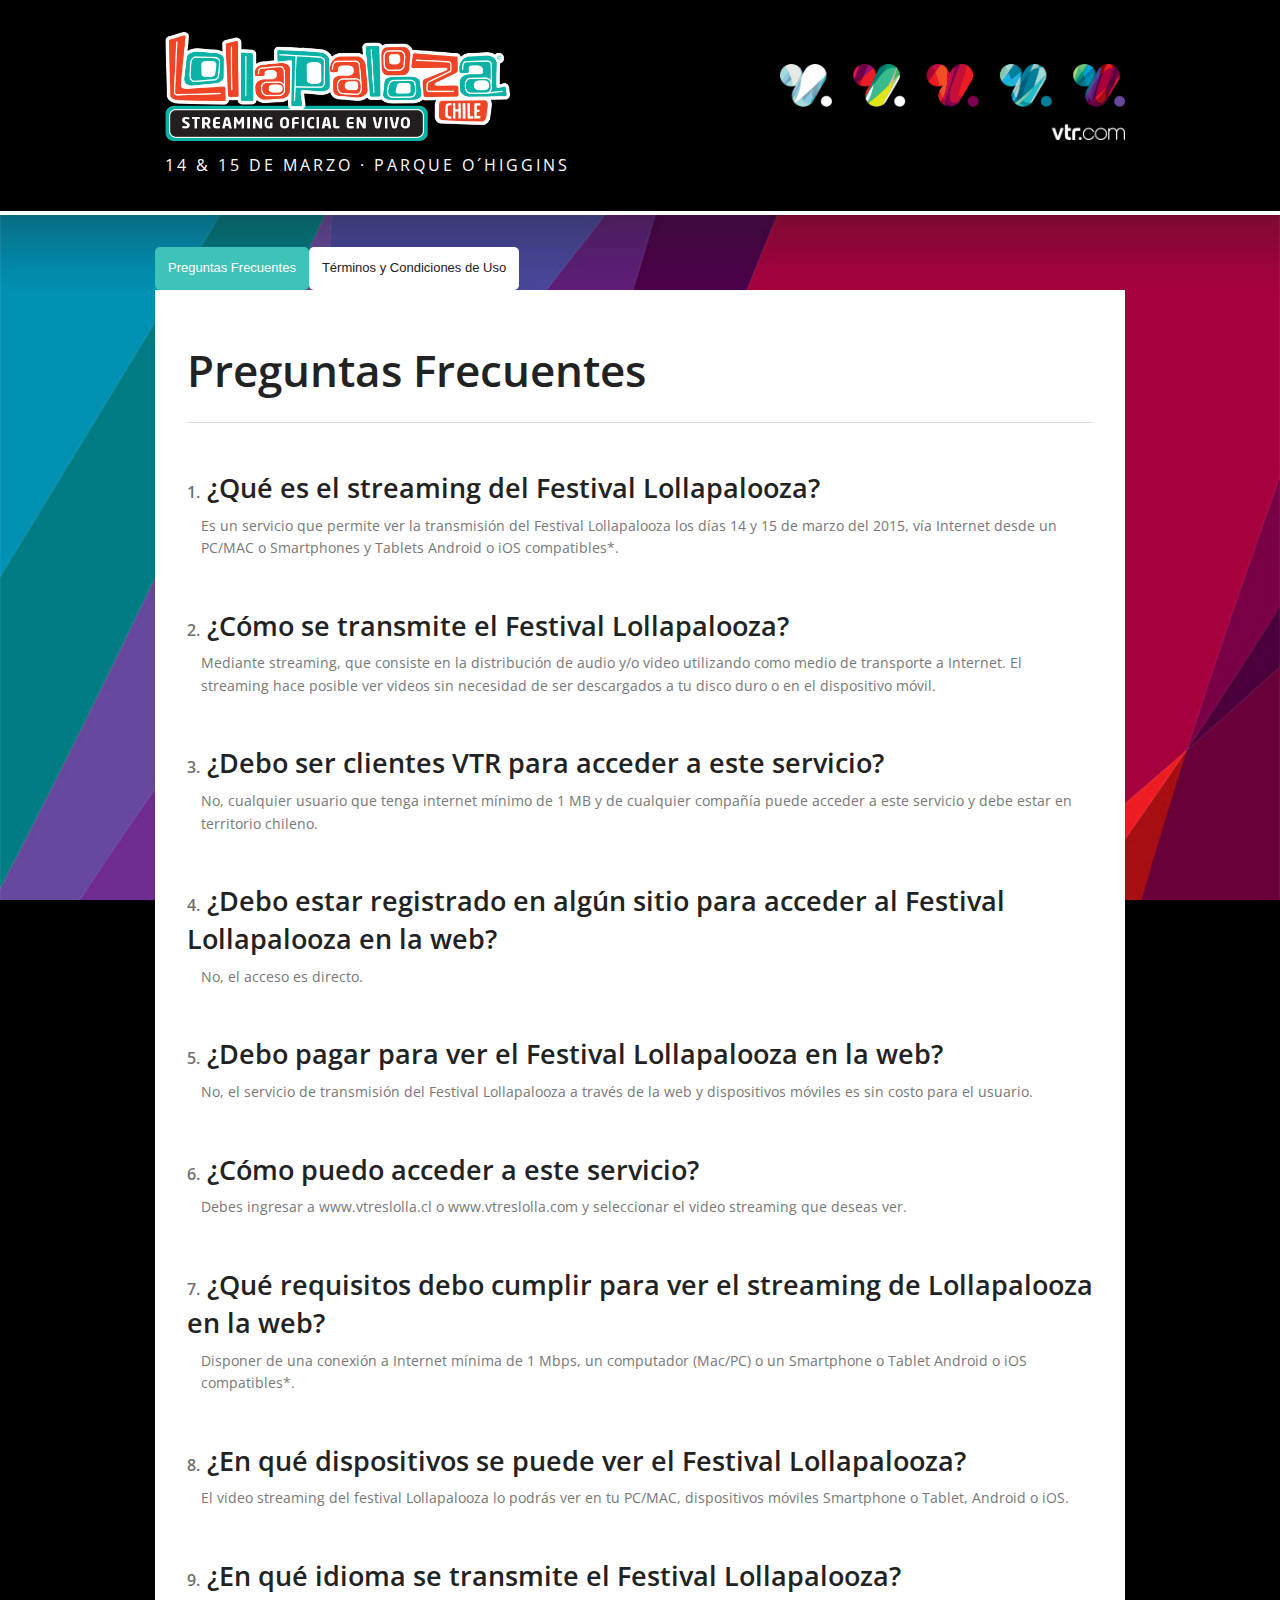
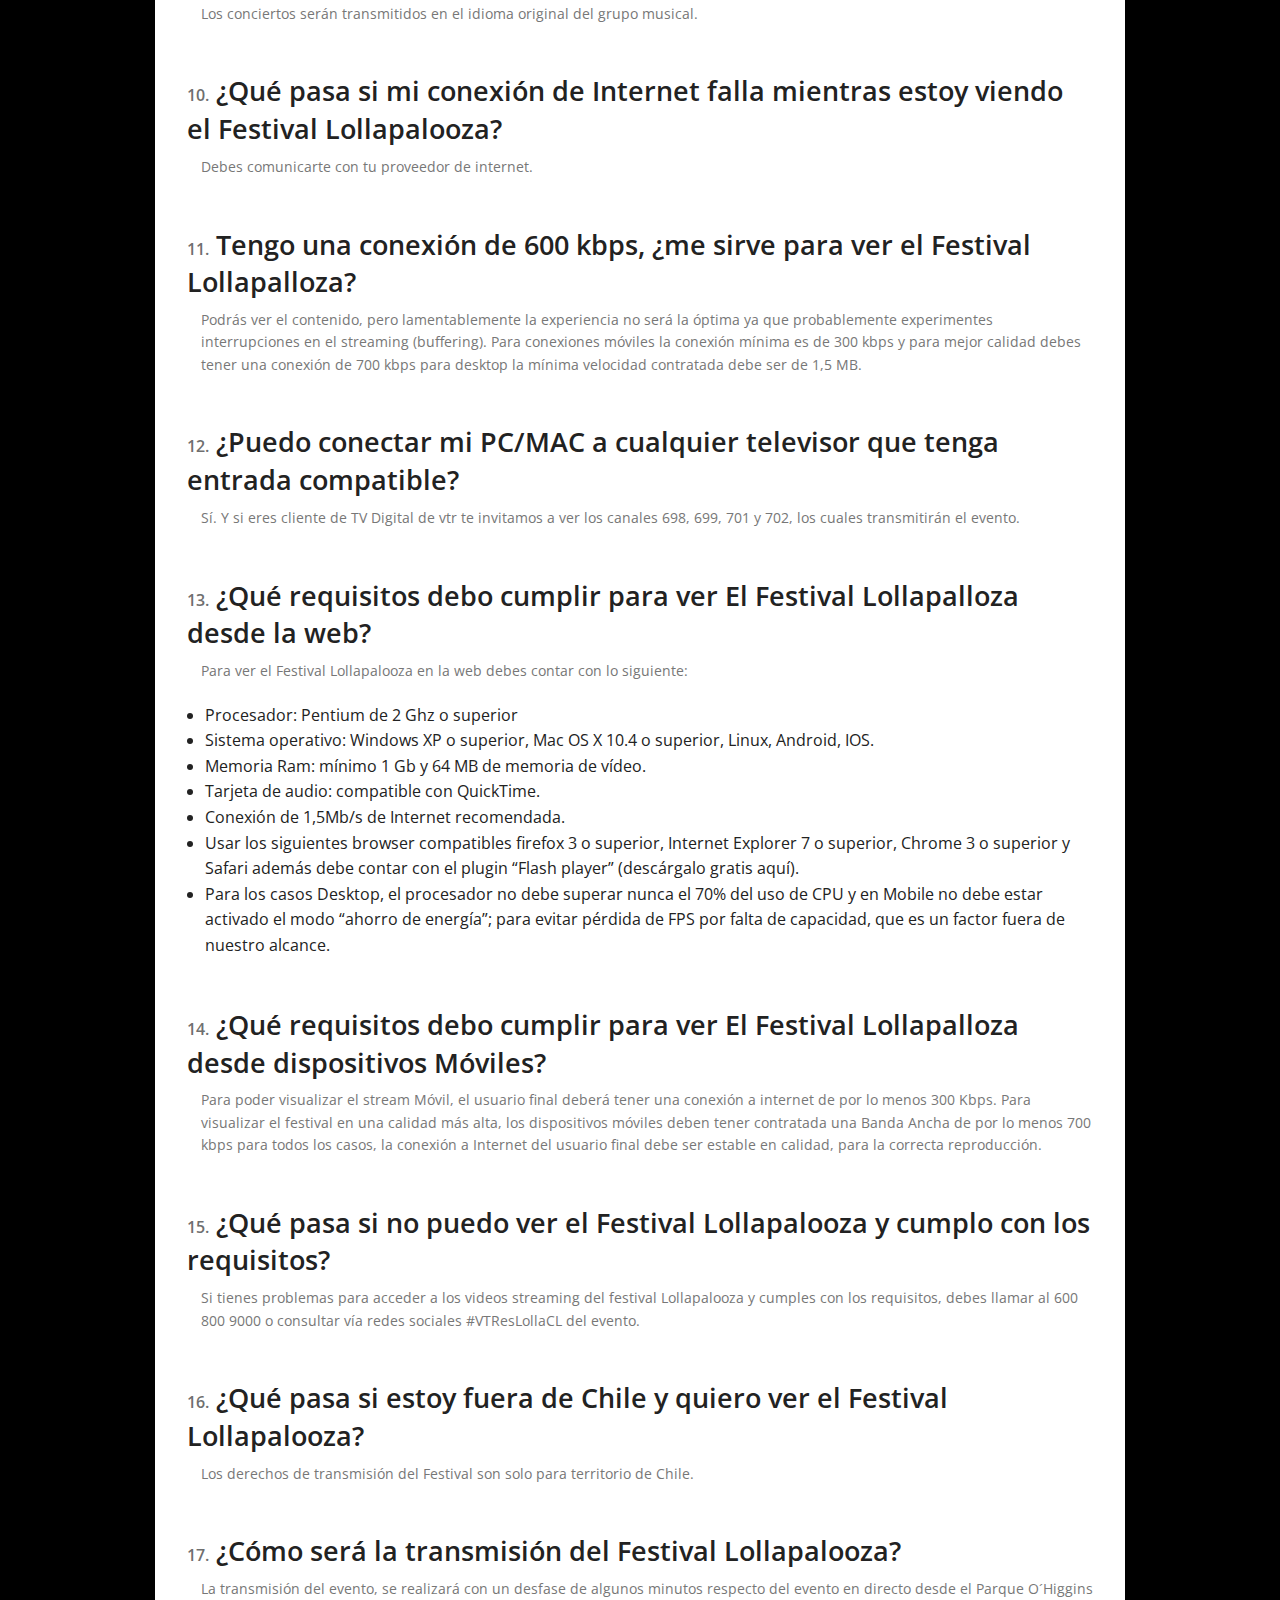
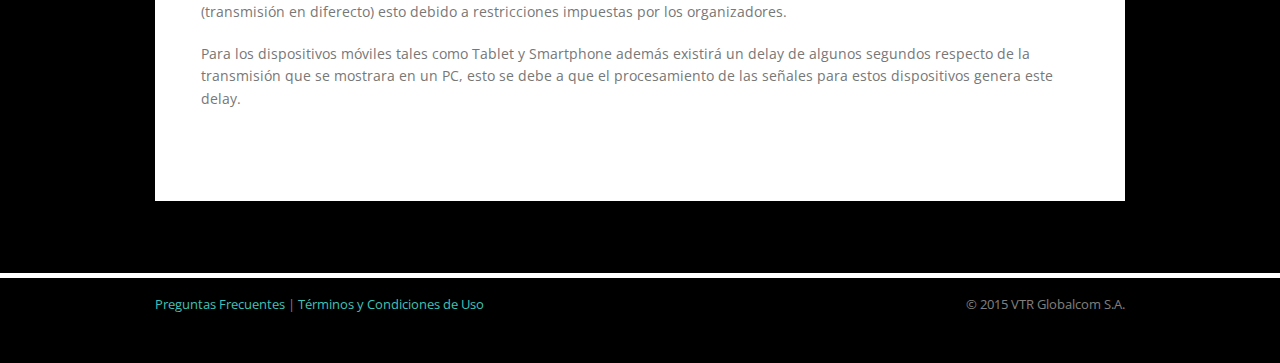
<file: faq.html>
<!doctype html>
<html class="no-js" lang="es">
  <head>
    <meta charset="utf-8" />
    <meta name="viewport" content="width=device-width, initial-scale=1.0" />
    <title>Lollapalooza</title>
    <link rel="stylesheet" href="css/app.css" />
    <script src="js/modernizr.js"></script>
  </head>
  <body>

    <div id="header">
      <div class="row">
        <div class="large-6 medium-6 small-6 columns">
          <p><img src="img/lollapalooza_light.png"></p>
        </div>
        <div class="large-6 medium-6 small-6 columns">
          <p><img src="img/vtr_light.png"></p>
        </div>
        <div class="large-12 columns"><p>14 & 15 DE MARZO · PARQUE O´HIGGINS</p></div>
      </div>
    </div>
    <!-- end header -->

    <div id="content">

      <div id="legal">
        <div class="row">

            <div class="large-12 columns">
              <div class="margin">

                <div class="header-faq">
                    <ul class="tabs" data-tab>
                      <li class="tab-title active"><a href="#panel2">Preguntas Frecuentes</a></li>
                      <li class="tab-title"><a href="#panel3">Términos y Condiciones de Uso</a></li>
                    </ul>
                </div>

                <div class="tabs-content">
                  <div class="content active" id="panel2">
                    <h1>Preguntas Frecuentes</h1>
                    <hr /><br />

                    <h3 class=""><small>1.</small> ¿Qué es el streaming del Festival Lollapalooza?</h3>
                    <p>Es un servicio que permite ver la transmisión del Festival Lollapalooza los días 14 y 15 de marzo del 2015,  vía Internet desde un PC/MAC o Smartphones y Tablets Android o iOS compatibles*. </p>
                    <br />

                    <h3 class=""><small>2.</small> ¿Cómo se transmite el Festival Lollapalooza? </h3>
                    <p>Mediante streaming, que consiste en la distribución de audio y/o video utilizando como medio de transporte a Internet. El streaming hace posible ver videos sin necesidad de ser descargados a tu disco duro o en el dispositivo móvil.</p>
                    <br />

                    <h3 class=""><small>3.</small> ¿Debo ser clientes VTR para acceder a este servicio?</h3>
                    <p>No, cualquier usuario que tenga internet mínimo de 1 MB y de cualquier compañía puede acceder a este servicio y debe estar en territorio chileno.</p>
                    <br />

                    <h3 class=""><small>4.</small> ¿Debo estar registrado en algún sitio para acceder al Festival Lollapalooza en la web?</h3>
                    <p>No, el acceso es directo.</p>
                    <br />

                    <h3 class=""><small>5.</small> ¿Debo pagar para ver el Festival Lollapalooza en la web?</h3>
                    <p>No, el servicio de transmisión del Festival Lollapalooza a través de la web y dispositivos móviles es sin costo para el usuario.</p>
                    <br />

                    <h3 class=""><small>6.</small> ¿Cómo puedo acceder a este servicio?</h3>
                    <p>Debes ingresar a www.vtreslolla.cl o www.vtreslolla.com y seleccionar el video streaming que deseas ver.</p>
                    <br />

                    <h3 class=""><small>7.</small> ¿Qué requisitos debo cumplir para ver el streaming de Lollapalooza en la web? </h3>
                    <p>Disponer de una conexión a Internet mínima de 1 Mbps, un computador (Mac/PC) o un Smartphone o Tablet Android o iOS compatibles*. </p>
                    <br />

                    <h3 class=""><small>8.</small> ¿En qué dispositivos se puede ver el Festival Lollapalooza? </h3>
                    <p>El video streaming del festival Lollapalooza lo podrás ver en tu PC/MAC, dispositivos móviles Smartphone o Tablet, Android o iOS.</p>
                    <br />

                    <h3 class=""><small>9.</small> ¿En qué idioma se transmite el Festival Lollapalooza?</h3>
                    <p>Los conciertos serán transmitidos en el idioma original del grupo musical. </p>
                    <br />

                    <h3 class=""><small>10.</small> ¿Qué pasa si mi conexión de Internet falla mientras estoy viendo el Festival Lollapalooza?</h3>
                    <p>Debes comunicarte con tu proveedor de internet.</p>
                    <br />

                    <h3 class=""><small>11.</small> Tengo una conexión de 600 kbps, ¿me sirve para ver el Festival Lollapalloza? </h3>
                    <p>Podrás ver el contenido, pero lamentablemente la experiencia no será la óptima ya que probablemente experimentes interrupciones en el streaming (buffering). Para conexiones móviles la conexión mínima es de 300 kbps y para mejor calidad debes tener una conexión de 700 kbps para desktop la mínima velocidad contratada debe ser de 1,5 MB.</p>
                    <br />

                    <h3 class=""><small>12.</small> ¿Puedo conectar mi PC/MAC a cualquier televisor que tenga entrada compatible? </h3>
                    <p>Sí. Y si eres cliente de TV Digital de vtr te invitamos a ver los canales 698, 699, 701 y 702, los cuales transmitirán el evento.</p>
                    <br />

                    <h3 class=""><small>13.</small> ¿Qué requisitos debo cumplir para ver El Festival Lollapalloza desde la web?</h3>
                    <p>Para ver el Festival Lollapalooza en la web debes contar con lo siguiente:</p>
                    <ul>
                        <li>Procesador: Pentium de 2 Ghz o superior</li>
                        <li>Sistema operativo: Windows XP o superior, Mac OS X 10.4 o superior, Linux, Android, IOS.</li>
                        <li>Memoria Ram: mínimo 1 Gb y 64 MB de memoria de vídeo.</li>
                        <li>Tarjeta de audio: compatible con QuickTime.</li>
                        <li>Conexión de 1,5Mb/s de Internet recomendada.</li>
                        <li>Usar los siguientes browser compatibles firefox 3 o superior, Internet Explorer 7 o superior, Chrome 3 o superior y Safari además debe contar con el plugin “Flash player” (descárgalo gratis aquí).</li>
                        <li>Para los casos Desktop, el procesador no debe superar nunca el 70% del uso de CPU y en Mobile no debe estar activado el modo “ahorro de energía”; para evitar pérdida de FPS por falta de capacidad, que es un factor fuera de nuestro alcance.</li>
                    </ul>
                    <br />

                    <h3 class=""><small>14.</small> ¿Qué requisitos debo cumplir para ver El Festival Lollapalloza desde dispositivos Móviles?</h3>
                    <p>Para poder visualizar el stream Móvil, el usuario final deberá tener una conexión a internet de por lo menos 300 Kbps. Para visualizar el festival en una calidad más alta, los dispositivos móviles deben tener contratada una Banda Ancha de por lo menos 700 kbps para todos los casos, la conexión a Internet del usuario final debe ser estable en calidad, para la correcta reproducción.</p>
                    <br />

                    <h3 class=""><small>15.</small> ¿Qué pasa si no puedo ver el Festival Lollapalooza y cumplo con los requisitos?</h3>
                    <p>Si tienes problemas para acceder a los videos streaming del festival Lollapalooza y cumples con los requisitos,  debes llamar al 600 800 9000 o consultar vía redes sociales #VTResLollaCL del evento.</p>
                    <br />

                    <h3 class=""><small>16.</small> ¿Qué pasa si estoy fuera de Chile y quiero ver el Festival Lollapalooza?</h3>
                    <p>Los derechos de transmisión del Festival son solo para territorio de Chile.</p>
                    <br />

                    <h3 class=""><small>17.</small> ¿Cómo será la transmisión del Festival Lollapalooza?</h3>
                    <p>La transmisión del evento, se realizará con un desfase de algunos minutos respecto del evento en directo desde el Parque O´Higgins (transmisión en diferecto) esto debido a restricciones impuestas por los organizadores.</p>
                    <p>Para los dispositivos móviles tales como Tablet y Smartphone además existirá un delay de algunos segundos respecto de la transmisión que se mostrara en un PC, esto se debe a que el procesamiento de las señales para estos dispositivos genera este delay.</p>
                    <br />

                  </div>
                  <!-- end preguntas frecuentes -->

                  <div class="content" id="panel3">
                    <h1>Términos y Condiciones de Uso</h1>
                    <hr /><br />

                    <h3 class=""><small>1.</small> Condiciones de uso para sitio vtreslolla.cl.</h3>
                    <p>El contenido y transmisión de las presentaciones está sujeta a la autorización de las mismas, por lo que la programación puede variar,  no siendo en absoluto responsabilidad de VTR.</p>
                    <br />

                    <h3 class=""><small>2.</small> Condiciones transmisión vía Streaming:</h3>
                    <p>El servicio estará disponible solamente en territorio chileno, para clientes y no clientes del servicio de acceso a Internet de VTR. La calidad de imagen del reproductor está sujeta al plan y velocidad de internet contratado por el usuario a su compañía local.</p>
                    <br />

                  </div>

                </div>
            </div>

        </div>
      </div>
      <!-- end player -->

    </div>
    <!-- end content -->

    <footer>
      <div class="row">
          <div class="large-12 columns">
            <div class="clearfix">
              <p class="left"><a href="faq.html" target="_blank">Preguntas Frecuentes</a> | <a href="terms.html" target="_blank">Términos y Condiciones de Uso</a></p>
              <p class="right">© 2015 VTR Globalcom S.A.</p>
            </div>
          </div>
      </div>
    </footer>

    <script src="js/jquery.min.js"></script>
    <script src="js/foundation.min.js"></script>
    <script src="js/app.js"></script>
  </body>
</html>
</file>
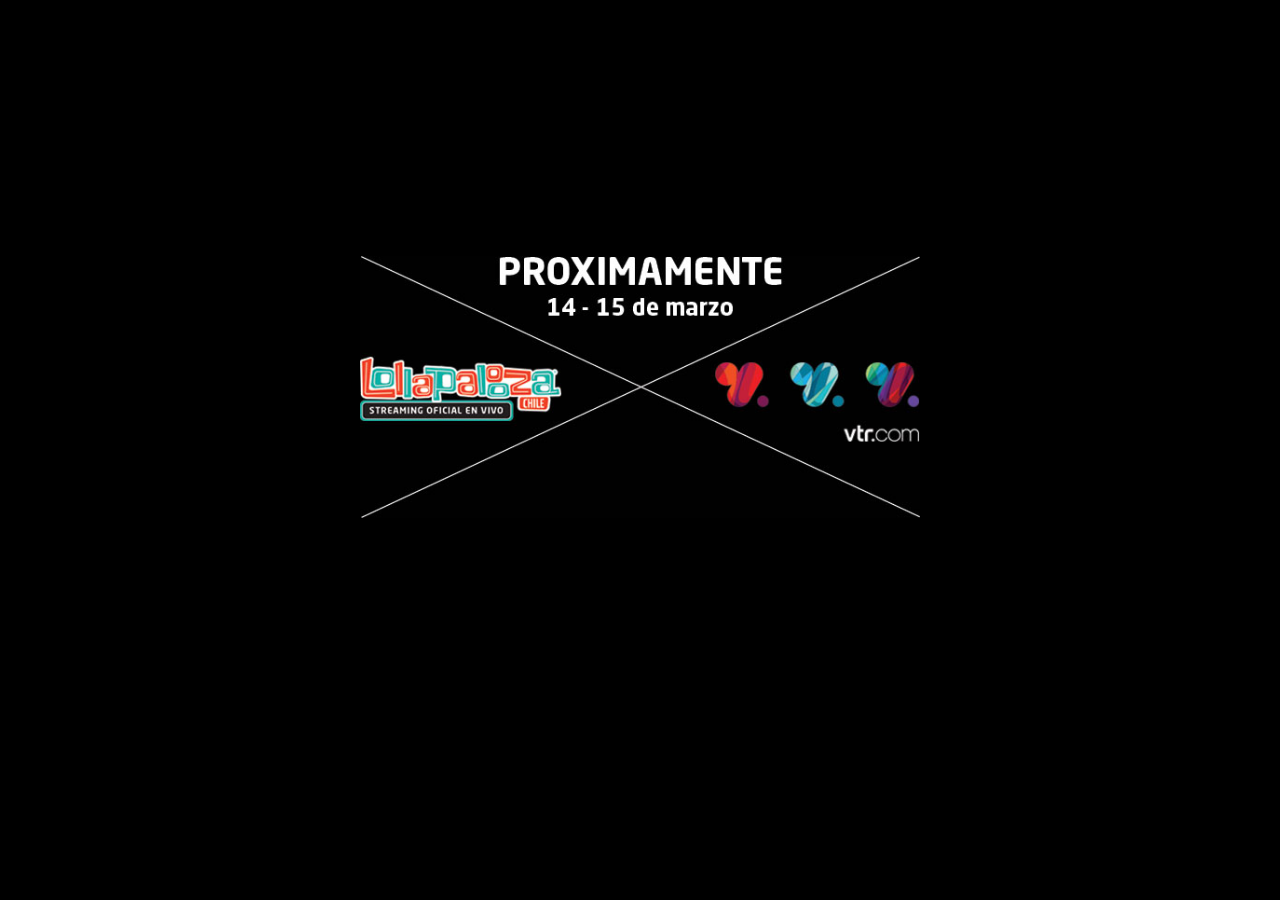
<file: soon.html>
<!doctype html>
<html class="no-js" lang="es">
  <head>
    <meta charset="utf-8" />
    <meta name="viewport" content="width=device-width, initial-scale=1.0" />
    <title>Lollapalooza</title>
    <link rel="stylesheet" href="css/app.css" />
    <script src="js/modernizr.js"></script>
  </head>
  <body>

    <div id="soon">
      <p><img src="img/pronto.jpg"></p>
    </div>

  </body>
</html>
</file>
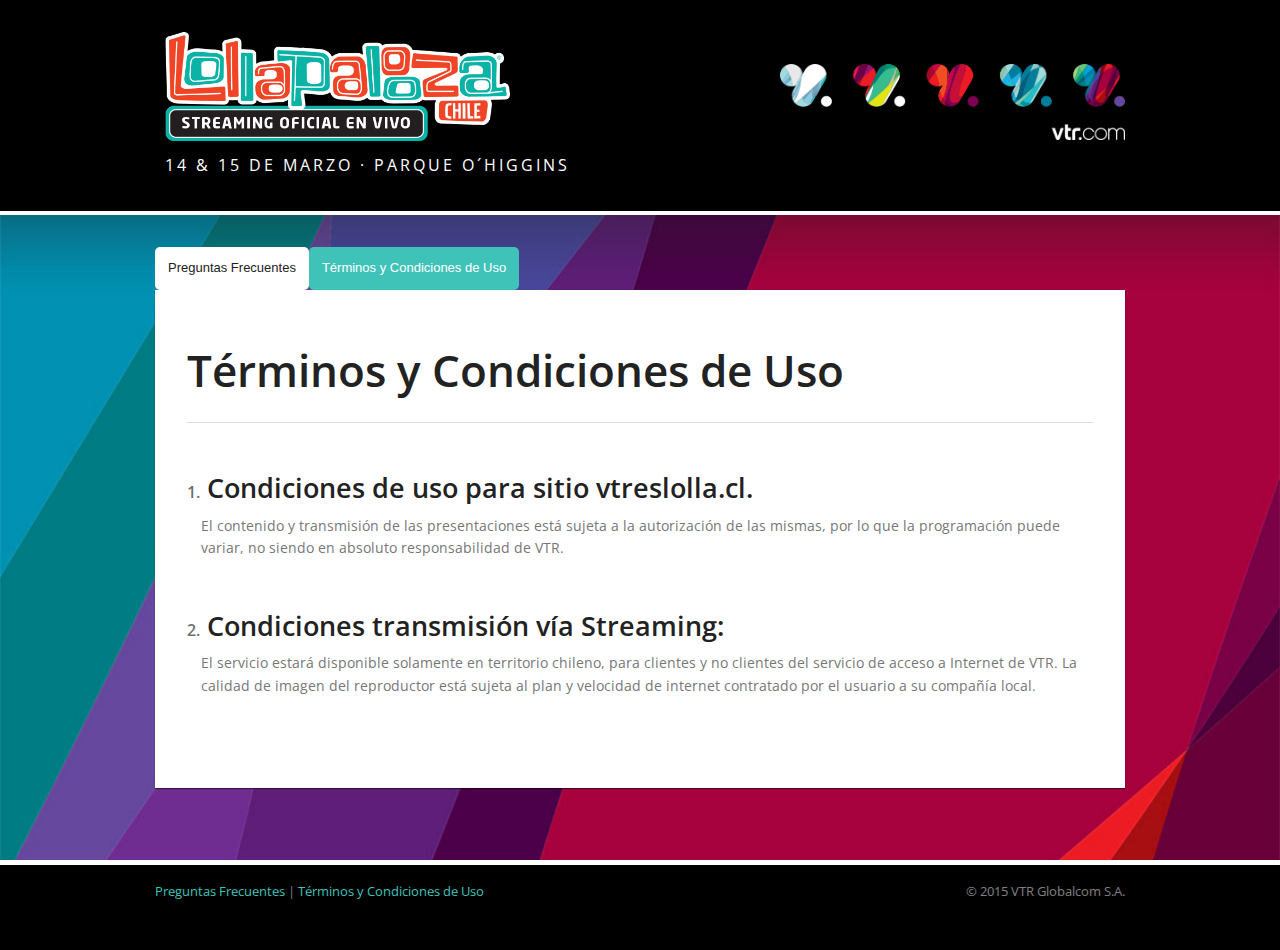
<file: terms.html>
<!doctype html>
<html class="no-js" lang="es">
  <head>
    <meta charset="utf-8" />
    <meta name="viewport" content="width=device-width, initial-scale=1.0" />
    <title>Lollapalooza</title>
    <link rel="stylesheet" href="css/app.css" />
    <script src="js/modernizr.js"></script>
  </head>
  <body>

    <div id="header">
      <div class="row">
        <div class="large-6 medium-6 small-6 columns">
          <p><img src="img/lollapalooza_light.png"></p>
        </div>
        <div class="large-6 medium-6 small-6 columns">
          <p><img src="img/vtr_light.png"></p>
        </div>
        <div class="large-12 columns"><p>14 & 15 DE MARZO · PARQUE O´HIGGINS</p></div>
      </div>
    </div>
    <!-- end header -->

    <div id="content">

      <div id="legal">
        <div class="row">

            <div class="large-12 columns">
              <div class="margin">

                <div class="header-faq">
                    <ul class="tabs" data-tab>
                      <li class="tab-title "><a href="#panel2">Preguntas Frecuentes</a></li>
                      <li class="tab-title active"><a href="#panel3">Términos y Condiciones de Uso</a></li>
                    </ul>
                </div>

                <div class="tabs-content">
                  <div class="content " id="panel2">
                    <h1>Preguntas Frecuentes</h1>
                    <hr /><br />

                    <h3 class=""><small>1.</small> ¿Qué es el streaming del Festival Lollapalooza?</h3>
                    <p>Es un servicio que permite ver la transmisión del Festival Lollapalooza los días 14 y 15 de marzo del 2015,  vía Internet desde un PC/MAC o Smartphones y Tablets Android o iOS compatibles*. </p>
                    <br />

                    <h3 class=""><small>2.</small> ¿Cómo se transmite el Festival Lollapalooza? </h3>
                    <p>Mediante streaming, que consiste en la distribución de audio y/o video utilizando como medio de transporte a Internet. El streaming hace posible ver videos sin necesidad de ser descargados a tu disco duro o en el dispositivo móvil.</p>
                    <br />

                    <h3 class=""><small>3.</small> ¿Debo ser clientes VTR para acceder a este servicio?</h3>
                    <p>No, cualquier usuario que tenga internet mínimo de 1 MB y de cualquier compañía puede acceder a este servicio y debe estar en territorio chileno.</p>
                    <br />

                    <h3 class=""><small>4.</small> ¿Debo estar registrado en algún sitio para acceder al Festival Lollapalooza en la web?</h3>
                    <p>No, el acceso es directo.</p>
                    <br />

                    <h3 class=""><small>5.</small> ¿Debo pagar para ver el Festival Lollapalooza en la web?</h3>
                    <p>No, el servicio de transmisión del Festival Lollapalooza a través de la web y dispositivos móviles es sin costo para el usuario.</p>
                    <br />

                    <h3 class=""><small>6.</small> ¿Cómo puedo acceder a este servicio?</h3>
                    <p>Debes ingresar a www.vtreslolla.cl o www.vtreslolla.com y seleccionar el video streaming que deseas ver.</p>
                    <br />

                    <h3 class=""><small>7.</small> ¿Qué requisitos debo cumplir para ver el streaming de Lollapalooza en la web? </h3>
                    <p>Disponer de una conexión a Internet mínima de 1 Mbps, un computador (Mac/PC) o un Smartphone o Tablet Android o iOS compatibles*. </p>
                    <br />

                    <h3 class=""><small>8.</small> ¿En qué dispositivos se puede ver el Festival Lollapalooza? </h3>
                    <p>El video streaming del festival Lollapalooza lo podrás ver en tu PC/MAC, dispositivos móviles Smartphone o Tablet, Android o iOS.</p>
                    <br />

                    <h3 class=""><small>9.</small> ¿En qué idioma se transmite el Festival Lollapalooza?</h3>
                    <p>Los conciertos serán transmitidos en el idioma original del grupo musical. </p>
                    <br />

                    <h3 class=""><small>10.</small> ¿Qué pasa si mi conexión de Internet falla mientras estoy viendo el Festival Lollapalooza?</h3>
                    <p>Debes comunicarte con tu proveedor de internet.</p>
                    <br />

                    <h3 class=""><small>11.</small> Tengo una conexión de 600 kbps, ¿me sirve para ver el Festival Lollapalloza? </h3>
                    <p>Podrás ver el contenido, pero lamentablemente la experiencia no será la óptima ya que probablemente experimentes interrupciones en el streaming (buffering). Para conexiones móviles la conexión mínima es de 300 kbps y para mejor calidad debes tener una conexión de 700 kbps para desktop la mínima velocidad contratada debe ser de 1,5 MB.</p>
                    <br />

                    <h3 class=""><small>12.</small> ¿Puedo conectar mi PC/MAC a cualquier televisor que tenga entrada compatible? </h3>
                    <p>Sí.   Y si eres cliente de TV Digital de vtr te invitamos a ver los canales 698, 699 en tu d BOX y los canales HD 701 y 702 en tu d BOX HD, los cuales transmitirán el evento.</p>
                    <br />

                    <h3 class=""><small>13.</small> ¿Qué requisitos debo cumplir para ver El Festival Lollapalloza desde la web?</h3>
                    <p>Para ver el Festival Lollapalooza en la web debes contar con lo siguiente:</p>
                    <ul>
                        <li>Procesador: Pentium de 2 Ghz o superior</li>
                        <li>Sistema operativo: Windows XP o superior, Mac OS X 10.4 o superior, Linux, Android, IOS.</li>
                        <li>Memoria Ram: mínimo 1 Gb y 64 MB de memoria de vídeo.</li>
                        <li>Tarjeta de audio: compatible con QuickTime.</li>
                        <li>Conexión de 1,5Mb/s de Internet recomendada.</li>
                        <li>Usar los siguientes browser compatibles firefox 3 o superior, Internet Explorer 7 o superior, Chrome 3 o superior y Safari además debe contar con el plugin “Flash player” (descárgalo gratis aquí).</li>
                        <li>Para los casos Desktop, el procesador no debe superar nunca el 70% del uso de CPU y en Mobile no debe estar activado el modo “ahorro de energía”; para evitar pérdida de FPS por falta de capacidad, que es un factor fuera de nuestro alcance.</li>
                    </ul>
                    <br />

                    <h3 class=""><small>14.</small> ¿Qué requisitos debo cumplir para ver El Festival Lollapalloza desde dispositivos Móviles?</h3>
                    <p>Para poder visualizar el stream Móvil, el usuario final deberá tener una conexión a internet de por lo menos 300 Kbps. Para visualizar el festival en una calidad más alta, los dispositivos móviles deben tener contratada una Banda Ancha de por lo menos 700 kbps para todos los casos, la conexión a Internet del usuario final debe ser estable en calidad, para la correcta reproducción.</p>
                    <br />

                    <h3 class=""><small>15.</small> ¿Qué pasa si no puedo ver el Festival Lollapalooza y cumplo con los requisitos?</h3>
                    <p>Si tienes problemas para acceder a los videos streaming del festival Lollapalooza y cumples con los requisitos,  debes llamar al 600 800 9000 o consultar vía redes sociales #VTResLollaCL del evento.</p>
                    <br />

                    <h3 class=""><small>16.</small> ¿Qué pasa si estoy fuera de Chile y quiero ver el Festival Lollapalooza?</h3>
                    <p>Los derechos de transmisión del Festival son solo para territorio de Chile.</p>
                    <br />

                    <h3 class=""><small>17.</small> ¿Cómo será la transmisión del Festival Lollapalooza?</h3>
                    <p>La transmisión del evento, se realizará con un desfase de algunos minutos respecto del evento en directo desde el Parque O´Higgins (transmisión en diferecto) esto debido a restricciones impuestas por los organizadores.</p>
                    <p>Para los dispositivos móviles tales como Tablet y Smartphone además existirá un delay de algunos segundos respecto de la transmisión que se mostrara en un PC, esto se debe a que el procesamiento de las señales para estos dispositivos genera este delay.</p>
                    <br />

                  </div>
                  <!-- end preguntas frecuentes -->

                  <div class="content active" id="panel3">
                    <h1>Términos y Condiciones de Uso</h1>
                    <hr /><br />

                    <h3 class=""><small>1.</small> Condiciones de uso para sitio vtreslolla.cl.</h3>
                    <p>El contenido y transmisión de las presentaciones está sujeta a la autorización de las mismas, por lo que la programación puede variar,  no siendo en absoluto responsabilidad de VTR.</p>
                    <br />

                    <h3 class=""><small>2.</small> Condiciones transmisión vía Streaming:</h3>
                    <p>El servicio estará disponible solamente en territorio chileno, para clientes y no clientes del servicio de acceso a Internet de VTR. La calidad de imagen del reproductor está sujeta al plan y velocidad de internet contratado por el usuario a su compañía local.</p>
                    <br />

                  </div>

                </div>
            </div>

        </div>
      </div>
      <!-- end player -->

    </div>
    <!-- end content -->

    <footer>
      <div class="row">
          <div class="large-12 columns">
            <div class="clearfix">
              <p class="left"><a href="faq.html" target="_blank">Preguntas Frecuentes</a> | <a href="terms.html" target="_blank">Términos y Condiciones de Uso</a></p>
              <p class="right">© 2015 VTR Globalcom S.A.</p>
            </div>
          </div>
      </div>
    </footer>

    <script src="js/jquery.min.js"></script>
    <script src="js/foundation.min.js"></script>
    <script src="js/app.js"></script>
  </body>
</html>
</file>
<file: css/app.css>
@import url("http://fonts.googleapis.com/css?family=Open+Sans:600,400");meta.foundation-version{font-family:"/5.5.0/"}meta.foundation-mq-small{font-family:"/only screen/";width:0}meta.foundation-mq-small-only{font-family:"/only screen and (max-width: 40em)/";width:0}meta.foundation-mq-medium{font-family:"/only screen and (min-width:40.063em)/";width:40.063em}meta.foundation-mq-medium-only{font-family:"/only screen and (min-width:40.063em) and (max-width:64em)/";width:40.063em}meta.foundation-mq-large{font-family:"/only screen and (min-width:64.063em)/";width:64.063em}meta.foundation-mq-large-only{font-family:"/only screen and (min-width:64.063em) and (max-width:90em)/";width:64.063em}meta.foundation-mq-xlarge{font-family:"/only screen and (min-width:90.063em)/";width:90.063em}meta.foundation-mq-xlarge-only{font-family:"/only screen and (min-width:90.063em) and (max-width:120em)/";width:90.063em}meta.foundation-mq-xxlarge{font-family:"/only screen and (min-width:120.063em)/";width:120.063em}meta.foundation-data-attribute-namespace{font-family:false}html,body{height:100%}*,*:before,*:after{-webkit-box-sizing:border-box;-moz-box-sizing:border-box;box-sizing:border-box}html,body{font-size:100%}body{background:#fff;color:#222;padding:0;margin:0;font-family:"Helvetica Neue",Helvetica,Roboto,Arial,sans-serif;font-weight:normal;font-style:normal;line-height:1.5;position:relative;cursor:auto}a:hover{cursor:pointer}img{max-width:100%;height:auto}img{-ms-interpolation-mode:bicubic}#map_canvas img,#map_canvas embed,#map_canvas object,.map_canvas img,.map_canvas embed,.map_canvas object{max-width:none !important}.left{float:left !important}.right{float:right !important}.clearfix:before,.clearfix:after{content:" ";display:table}.clearfix:after{clear:both}.hide{display:none !important;visibility:hidden}.invisible{visibility:hidden}.antialiased{-webkit-font-smoothing:antialiased;-moz-osx-font-smoothing:grayscale}img{display:inline-block;vertical-align:middle}textarea{height:auto;min-height:50px}select{width:100%}[class*="block-grid-"]{display:block;padding:0;margin:0 -0.625rem}[class*="block-grid-"]:before,[class*="block-grid-"]:after{content:" ";display:table}[class*="block-grid-"]:after{clear:both}[class*="block-grid-"]>li{display:block;height:auto;float:left;padding:0 0.625rem 1.25rem}@media only screen{.small-block-grid-1>li{width:100%;list-style:none}.small-block-grid-1>li:nth-of-type(1n){clear:none}.small-block-grid-1>li:nth-of-type(1n+1){clear:both}.small-block-grid-2>li{width:50%;list-style:none}.small-block-grid-2>li:nth-of-type(1n){clear:none}.small-block-grid-2>li:nth-of-type(2n+1){clear:both}.small-block-grid-3>li{width:33.3333333333%;list-style:none}.small-block-grid-3>li:nth-of-type(1n){clear:none}.small-block-grid-3>li:nth-of-type(3n+1){clear:both}.small-block-grid-4>li{width:25%;list-style:none}.small-block-grid-4>li:nth-of-type(1n){clear:none}.small-block-grid-4>li:nth-of-type(4n+1){clear:both}.small-block-grid-5>li{width:20%;list-style:none}.small-block-grid-5>li:nth-of-type(1n){clear:none}.small-block-grid-5>li:nth-of-type(5n+1){clear:both}.small-block-grid-6>li{width:16.6666666667%;list-style:none}.small-block-grid-6>li:nth-of-type(1n){clear:none}.small-block-grid-6>li:nth-of-type(6n+1){clear:both}.small-block-grid-7>li{width:14.2857142857%;list-style:none}.small-block-grid-7>li:nth-of-type(1n){clear:none}.small-block-grid-7>li:nth-of-type(7n+1){clear:both}.small-block-grid-8>li{width:12.5%;list-style:none}.small-block-grid-8>li:nth-of-type(1n){clear:none}.small-block-grid-8>li:nth-of-type(8n+1){clear:both}.small-block-grid-9>li{width:11.1111111111%;list-style:none}.small-block-grid-9>li:nth-of-type(1n){clear:none}.small-block-grid-9>li:nth-of-type(9n+1){clear:both}.small-block-grid-10>li{width:10%;list-style:none}.small-block-grid-10>li:nth-of-type(1n){clear:none}.small-block-grid-10>li:nth-of-type(10n+1){clear:both}.small-block-grid-11>li{width:9.0909090909%;list-style:none}.small-block-grid-11>li:nth-of-type(1n){clear:none}.small-block-grid-11>li:nth-of-type(11n+1){clear:both}.small-block-grid-12>li{width:8.3333333333%;list-style:none}.small-block-grid-12>li:nth-of-type(1n){clear:none}.small-block-grid-12>li:nth-of-type(12n+1){clear:both}}@media only screen and (min-width:40.063em){.medium-block-grid-1>li{width:100%;list-style:none}.medium-block-grid-1>li:nth-of-type(1n){clear:none}.medium-block-grid-1>li:nth-of-type(1n+1){clear:both}.medium-block-grid-2>li{width:50%;list-style:none}.medium-block-grid-2>li:nth-of-type(1n){clear:none}.medium-block-grid-2>li:nth-of-type(2n+1){clear:both}.medium-block-grid-3>li{width:33.3333333333%;list-style:none}.medium-block-grid-3>li:nth-of-type(1n){clear:none}.medium-block-grid-3>li:nth-of-type(3n+1){clear:both}.medium-block-grid-4>li{width:25%;list-style:none}.medium-block-grid-4>li:nth-of-type(1n){clear:none}.medium-block-grid-4>li:nth-of-type(4n+1){clear:both}.medium-block-grid-5>li{width:20%;list-style:none}.medium-block-grid-5>li:nth-of-type(1n){clear:none}.medium-block-grid-5>li:nth-of-type(5n+1){clear:both}.medium-block-grid-6>li{width:16.6666666667%;list-style:none}.medium-block-grid-6>li:nth-of-type(1n){clear:none}.medium-block-grid-6>li:nth-of-type(6n+1){clear:both}.medium-block-grid-7>li{width:14.2857142857%;list-style:none}.medium-block-grid-7>li:nth-of-type(1n){clear:none}.medium-block-grid-7>li:nth-of-type(7n+1){clear:both}.medium-block-grid-8>li{width:12.5%;list-style:none}.medium-block-grid-8>li:nth-of-type(1n){clear:none}.medium-block-grid-8>li:nth-of-type(8n+1){clear:both}.medium-block-grid-9>li{width:11.1111111111%;list-style:none}.medium-block-grid-9>li:nth-of-type(1n){clear:none}.medium-block-grid-9>li:nth-of-type(9n+1){clear:both}.medium-block-grid-10>li{width:10%;list-style:none}.medium-block-grid-10>li:nth-of-type(1n){clear:none}.medium-block-grid-10>li:nth-of-type(10n+1){clear:both}.medium-block-grid-11>li{width:9.0909090909%;list-style:none}.medium-block-grid-11>li:nth-of-type(1n){clear:none}.medium-block-grid-11>li:nth-of-type(11n+1){clear:both}.medium-block-grid-12>li{width:8.3333333333%;list-style:none}.medium-block-grid-12>li:nth-of-type(1n){clear:none}.medium-block-grid-12>li:nth-of-type(12n+1){clear:both}}@media only screen and (min-width:64.063em){.large-block-grid-1>li{width:100%;list-style:none}.large-block-grid-1>li:nth-of-type(1n){clear:none}.large-block-grid-1>li:nth-of-type(1n+1){clear:both}.large-block-grid-2>li{width:50%;list-style:none}.large-block-grid-2>li:nth-of-type(1n){clear:none}.large-block-grid-2>li:nth-of-type(2n+1){clear:both}.large-block-grid-3>li{width:33.3333333333%;list-style:none}.large-block-grid-3>li:nth-of-type(1n){clear:none}.large-block-grid-3>li:nth-of-type(3n+1){clear:both}.large-block-grid-4>li{width:25%;list-style:none}.large-block-grid-4>li:nth-of-type(1n){clear:none}.large-block-grid-4>li:nth-of-type(4n+1){clear:both}.large-block-grid-5>li{width:20%;list-style:none}.large-block-grid-5>li:nth-of-type(1n){clear:none}.large-block-grid-5>li:nth-of-type(5n+1){clear:both}.large-block-grid-6>li{width:16.6666666667%;list-style:none}.large-block-grid-6>li:nth-of-type(1n){clear:none}.large-block-grid-6>li:nth-of-type(6n+1){clear:both}.large-block-grid-7>li{width:14.2857142857%;list-style:none}.large-block-grid-7>li:nth-of-type(1n){clear:none}.large-block-grid-7>li:nth-of-type(7n+1){clear:both}.large-block-grid-8>li{width:12.5%;list-style:none}.large-block-grid-8>li:nth-of-type(1n){clear:none}.large-block-grid-8>li:nth-of-type(8n+1){clear:both}.large-block-grid-9>li{width:11.1111111111%;list-style:none}.large-block-grid-9>li:nth-of-type(1n){clear:none}.large-block-grid-9>li:nth-of-type(9n+1){clear:both}.large-block-grid-10>li{width:10%;list-style:none}.large-block-grid-10>li:nth-of-type(1n){clear:none}.large-block-grid-10>li:nth-of-type(10n+1){clear:both}.large-block-grid-11>li{width:9.0909090909%;list-style:none}.large-block-grid-11>li:nth-of-type(1n){clear:none}.large-block-grid-11>li:nth-of-type(11n+1){clear:both}.large-block-grid-12>li{width:8.3333333333%;list-style:none}.large-block-grid-12>li:nth-of-type(1n){clear:none}.large-block-grid-12>li:nth-of-type(12n+1){clear:both}}button,.button{border-style:solid;border-width:0;cursor:pointer;font-family:"Helvetica Neue",Helvetica,Roboto,Arial,sans-serif;font-weight:normal;line-height:normal;margin:0 0 1.25rem;position:relative;text-decoration:none;text-align:center;-webkit-appearance:none;border-radius:0;display:inline-block;padding-top:1rem;padding-right:2rem;padding-bottom:1.0625rem;padding-left:2rem;font-size:1rem;background-color:#3fc3b9;border-color:#319d95;color:#FFFFFF;transition:background-color 300ms ease-out}button:hover,button:focus,.button:hover,.button:focus{background-color:#319d95}button:hover,button:focus,.button:hover,.button:focus{color:#FFFFFF}button.secondary,.button.secondary{background-color:#ef4526;border-color:#ce2d0f;color:#FFFFFF}button.secondary:hover,button.secondary:focus,.button.secondary:hover,.button.secondary:focus{background-color:#ce2d0f}button.secondary:hover,button.secondary:focus,.button.secondary:hover,.button.secondary:focus{color:#FFFFFF}button.success,.button.success{background-color:#43AC6A;border-color:#368a55;color:#FFFFFF}button.success:hover,button.success:focus,.button.success:hover,.button.success:focus{background-color:#368a55}button.success:hover,button.success:focus,.button.success:hover,.button.success:focus{color:#FFFFFF}button.alert,.button.alert{background-color:#f04124;border-color:#cf2a0e;color:#FFFFFF}button.alert:hover,button.alert:focus,.button.alert:hover,.button.alert:focus{background-color:#cf2a0e}button.alert:hover,button.alert:focus,.button.alert:hover,.button.alert:focus{color:#FFFFFF}button.warning,.button.warning{background-color:#f08a24;border-color:#cf6e0e;color:#FFFFFF}button.warning:hover,button.warning:focus,.button.warning:hover,.button.warning:focus{background-color:#cf6e0e}button.warning:hover,button.warning:focus,.button.warning:hover,.button.warning:focus{color:#FFFFFF}button.info,.button.info{background-color:#a0d3e8;border-color:#61b6d9;color:#333333}button.info:hover,button.info:focus,.button.info:hover,.button.info:focus{background-color:#61b6d9}button.info:hover,button.info:focus,.button.info:hover,.button.info:focus{color:#FFFFFF}button.large,.button.large{padding-top:1.125rem;padding-right:2.25rem;padding-bottom:1.1875rem;padding-left:2.25rem;font-size:1.25rem}button.small,.button.small{padding-top:0.875rem;padding-right:1.75rem;padding-bottom:0.9375rem;padding-left:1.75rem;font-size:0.8125rem}button.tiny,.button.tiny{padding-top:0.625rem;padding-right:1.25rem;padding-bottom:0.6875rem;padding-left:1.25rem;font-size:0.6875rem}button.expand,.button.expand{padding-right:0;padding-left:0;width:100%}button.left-align,.button.left-align{text-align:left;text-indent:0.75rem}button.right-align,.button.right-align{text-align:right;padding-right:0.75rem}button.radius,.button.radius{border-radius:5px}button.round,.button.round{border-radius:1000px}button.disabled,button[disabled],.button.disabled,.button[disabled]{background-color:#3fc3b9;border-color:#319d95;color:#FFFFFF;cursor:default;opacity:0.7;box-shadow:none}button.disabled:hover,button.disabled:focus,button[disabled]:hover,button[disabled]:focus,.button.disabled:hover,.button.disabled:focus,.button[disabled]:hover,.button[disabled]:focus{background-color:#319d95}button.disabled:hover,button.disabled:focus,button[disabled]:hover,button[disabled]:focus,.button.disabled:hover,.button.disabled:focus,.button[disabled]:hover,.button[disabled]:focus{color:#FFFFFF}button.disabled:hover,button.disabled:focus,button[disabled]:hover,button[disabled]:focus,.button.disabled:hover,.button.disabled:focus,.button[disabled]:hover,.button[disabled]:focus{background-color:#3fc3b9}button.disabled.secondary,button[disabled].secondary,.button.disabled.secondary,.button[disabled].secondary{background-color:#ef4526;border-color:#ce2d0f;color:#FFFFFF;cursor:default;opacity:0.7;box-shadow:none}button.disabled.secondary:hover,button.disabled.secondary:focus,button[disabled].secondary:hover,button[disabled].secondary:focus,.button.disabled.secondary:hover,.button.disabled.secondary:focus,.button[disabled].secondary:hover,.button[disabled].secondary:focus{background-color:#ce2d0f}button.disabled.secondary:hover,button.disabled.secondary:focus,button[disabled].secondary:hover,button[disabled].secondary:focus,.button.disabled.secondary:hover,.button.disabled.secondary:focus,.button[disabled].secondary:hover,.button[disabled].secondary:focus{color:#FFFFFF}button.disabled.secondary:hover,button.disabled.secondary:focus,button[disabled].secondary:hover,button[disabled].secondary:focus,.button.disabled.secondary:hover,.button.disabled.secondary:focus,.button[disabled].secondary:hover,.button[disabled].secondary:focus{background-color:#ef4526}button.disabled.success,button[disabled].success,.button.disabled.success,.button[disabled].success{background-color:#43AC6A;border-color:#368a55;color:#FFFFFF;cursor:default;opacity:0.7;box-shadow:none}button.disabled.success:hover,button.disabled.success:focus,button[disabled].success:hover,button[disabled].success:focus,.button.disabled.success:hover,.button.disabled.success:focus,.button[disabled].success:hover,.button[disabled].success:focus{background-color:#368a55}button.disabled.success:hover,button.disabled.success:focus,button[disabled].success:hover,button[disabled].success:focus,.button.disabled.success:hover,.button.disabled.success:focus,.button[disabled].success:hover,.button[disabled].success:focus{color:#FFFFFF}button.disabled.success:hover,button.disabled.success:focus,button[disabled].success:hover,button[disabled].success:focus,.button.disabled.success:hover,.button.disabled.success:focus,.button[disabled].success:hover,.button[disabled].success:focus{background-color:#43AC6A}button.disabled.alert,button[disabled].alert,.button.disabled.alert,.button[disabled].alert{background-color:#f04124;border-color:#cf2a0e;color:#FFFFFF;cursor:default;opacity:0.7;box-shadow:none}button.disabled.alert:hover,button.disabled.alert:focus,button[disabled].alert:hover,button[disabled].alert:focus,.button.disabled.alert:hover,.button.disabled.alert:focus,.button[disabled].alert:hover,.button[disabled].alert:focus{background-color:#cf2a0e}button.disabled.alert:hover,button.disabled.alert:focus,button[disabled].alert:hover,button[disabled].alert:focus,.button.disabled.alert:hover,.button.disabled.alert:focus,.button[disabled].alert:hover,.button[disabled].alert:focus{color:#FFFFFF}button.disabled.alert:hover,button.disabled.alert:focus,button[disabled].alert:hover,button[disabled].alert:focus,.button.disabled.alert:hover,.button.disabled.alert:focus,.button[disabled].alert:hover,.button[disabled].alert:focus{background-color:#f04124}button.disabled.warning,button[disabled].warning,.button.disabled.warning,.button[disabled].warning{background-color:#f08a24;border-color:#cf6e0e;color:#FFFFFF;cursor:default;opacity:0.7;box-shadow:none}button.disabled.warning:hover,button.disabled.warning:focus,button[disabled].warning:hover,button[disabled].warning:focus,.button.disabled.warning:hover,.button.disabled.warning:focus,.button[disabled].warning:hover,.button[disabled].warning:focus{background-color:#cf6e0e}button.disabled.warning:hover,button.disabled.warning:focus,button[disabled].warning:hover,button[disabled].warning:focus,.button.disabled.warning:hover,.button.disabled.warning:focus,.button[disabled].warning:hover,.button[disabled].warning:focus{color:#FFFFFF}button.disabled.warning:hover,button.disabled.warning:focus,button[disabled].warning:hover,button[disabled].warning:focus,.button.disabled.warning:hover,.button.disabled.warning:focus,.button[disabled].warning:hover,.button[disabled].warning:focus{background-color:#f08a24}button.disabled.info,button[disabled].info,.button.disabled.info,.button[disabled].info{background-color:#a0d3e8;border-color:#61b6d9;color:#333333;cursor:default;opacity:0.7;box-shadow:none}button.disabled.info:hover,button.disabled.info:focus,button[disabled].info:hover,button[disabled].info:focus,.button.disabled.info:hover,.button.disabled.info:focus,.button[disabled].info:hover,.button[disabled].info:focus{background-color:#61b6d9}button.disabled.info:hover,button.disabled.info:focus,button[disabled].info:hover,button[disabled].info:focus,.button.disabled.info:hover,.button.disabled.info:focus,.button[disabled].info:hover,.button[disabled].info:focus{color:#FFFFFF}button.disabled.info:hover,button.disabled.info:focus,button[disabled].info:hover,button[disabled].info:focus,.button.disabled.info:hover,.button.disabled.info:focus,.button[disabled].info:hover,.button[disabled].info:focus{background-color:#a0d3e8}button::-moz-focus-inner{border:0;padding:0}@media only screen and (min-width:40.063em){button,.button{display:inline-block}}.clearing-thumbs,[data-clearing]{margin-bottom:0;margin-left:0;list-style:none}.clearing-thumbs:before,.clearing-thumbs:after,[data-clearing]:before,[data-clearing]:after{content:" ";display:table}.clearing-thumbs:after,[data-clearing]:after{clear:both}.clearing-thumbs li,[data-clearing] li{float:left;margin-right:10px}.clearing-thumbs[class*="block-grid-"] li,[data-clearing][class*="block-grid-"] li{margin-right:0}.clearing-blackout{background:#333333;position:fixed;width:100%;height:100%;top:0;left:0;z-index:998}.clearing-blackout .clearing-close{display:block}.clearing-container{position:relative;z-index:998;height:100%;overflow:hidden;margin:0}.clearing-touch-label{position:absolute;top:50%;left:50%;color:#AAAAAA;font-size:0.6em}.visible-img{height:95%;position:relative}.visible-img img{position:absolute;left:50%;top:50%;margin-left:-50%;max-height:100%;max-width:100%}.clearing-caption{color:#CCCCCC;font-size:0.875em;line-height:1.3;margin-bottom:0;text-align:center;bottom:0;background:#333333;width:100%;padding:10px 30px 20px;position:absolute;left:0}.clearing-close{z-index:999;padding-left:20px;padding-top:10px;font-size:30px;line-height:1;color:#CCCCCC;display:none}.clearing-close:hover,.clearing-close:focus{color:#CCCCCC}.clearing-assembled .clearing-container{height:100%}.clearing-assembled .clearing-container .carousel>ul{display:none}.clearing-feature li{display:none}.clearing-feature li.clearing-featured-img{display:block}@media only screen and (min-width:40.063em){.clearing-main-prev,.clearing-main-next{position:absolute;height:100%;width:40px;top:0}.clearing-main-prev>span,.clearing-main-next>span{position:absolute;top:50%;display:block;width:0;height:0;border:solid 12px}.clearing-main-prev>span:hover,.clearing-main-next>span:hover{opacity:0.8}.clearing-main-prev{left:0}.clearing-main-prev>span{left:5px;border-color:transparent;border-right-color:#CCCCCC}.clearing-main-next{right:0}.clearing-main-next>span{border-color:transparent;border-left-color:#CCCCCC}.clearing-main-prev.disabled,.clearing-main-next.disabled{opacity:0.3}.clearing-assembled .clearing-container .carousel{background:rgba(51,51,51,0.8);height:120px;margin-top:10px;text-align:center}.clearing-assembled .clearing-container .carousel>ul{display:inline-block;z-index:999;height:100%;position:relative;float:none}.clearing-assembled .clearing-container .carousel>ul li{display:block;width:120px;min-height:inherit;float:left;overflow:hidden;margin-right:0;padding:0;position:relative;cursor:pointer;opacity:0.4;clear:none}.clearing-assembled .clearing-container .carousel>ul li.fix-height img{height:100%;max-width:none}.clearing-assembled .clearing-container .carousel>ul li a.th{border:none;box-shadow:none;display:block}.clearing-assembled .clearing-container .carousel>ul li img{cursor:pointer !important;width:100% !important}.clearing-assembled .clearing-container .carousel>ul li.visible{opacity:1}.clearing-assembled .clearing-container .carousel>ul li:hover{opacity:0.8}.clearing-assembled .clearing-container .visible-img{background:#333333;overflow:hidden;height:85%}.clearing-close{position:absolute;top:10px;right:20px;padding-left:0;padding-top:0}}.flex-video{position:relative;padding-top:1.5625rem;padding-bottom:67.5%;height:0;margin-bottom:1rem;overflow:hidden}.flex-video.widescreen{padding-bottom:56.34%}.flex-video.vimeo{padding-top:0}.flex-video iframe,.flex-video object,.flex-video embed,.flex-video video{position:absolute;top:0;left:0;width:100%;height:100%}.row{width:100%;margin-left:auto;margin-right:auto;margin-top:0;margin-bottom:0;max-width:62.5rem}.row:before,.row:after{content:" ";display:table}.row:after{clear:both}.row.collapse>.column,.row.collapse>.columns{padding-left:0;padding-right:0}.row.collapse .row{margin-left:0;margin-right:0}.row .row{width:auto;margin-left:-0.9375rem;margin-right:-0.9375rem;margin-top:0;margin-bottom:0;max-width:none}.row .row:before,.row .row:after{content:" ";display:table}.row .row:after{clear:both}.row .row.collapse{width:auto;margin:0;max-width:none}.row .row.collapse:before,.row .row.collapse:after{content:" ";display:table}.row .row.collapse:after{clear:both}.column,.columns{padding-left:0.9375rem;padding-right:0.9375rem;width:100%;float:left}[class*="column"]+[class*="column"]:last-child{float:right}[class*="column"]+[class*="column"].end{float:left}@media only screen{.small-push-0{position:relative;left:0%;right:auto}.small-pull-0{position:relative;right:0%;left:auto}.small-push-1{position:relative;left:8.3333333333%;right:auto}.small-pull-1{position:relative;right:8.3333333333%;left:auto}.small-push-2{position:relative;left:16.6666666667%;right:auto}.small-pull-2{position:relative;right:16.6666666667%;left:auto}.small-push-3{position:relative;left:25%;right:auto}.small-pull-3{position:relative;right:25%;left:auto}.small-push-4{position:relative;left:33.3333333333%;right:auto}.small-pull-4{position:relative;right:33.3333333333%;left:auto}.small-push-5{position:relative;left:41.6666666667%;right:auto}.small-pull-5{position:relative;right:41.6666666667%;left:auto}.small-push-6{position:relative;left:50%;right:auto}.small-pull-6{position:relative;right:50%;left:auto}.small-push-7{position:relative;left:58.3333333333%;right:auto}.small-pull-7{position:relative;right:58.3333333333%;left:auto}.small-push-8{position:relative;left:66.6666666667%;right:auto}.small-pull-8{position:relative;right:66.6666666667%;left:auto}.small-push-9{position:relative;left:75%;right:auto}.small-pull-9{position:relative;right:75%;left:auto}.small-push-10{position:relative;left:83.3333333333%;right:auto}.small-pull-10{position:relative;right:83.3333333333%;left:auto}.small-push-11{position:relative;left:91.6666666667%;right:auto}.small-pull-11{position:relative;right:91.6666666667%;left:auto}.column,.columns{position:relative;padding-left:0.9375rem;padding-right:0.9375rem;float:left}.small-1{width:8.3333333333%}.small-2{width:16.6666666667%}.small-3{width:25%}.small-4{width:33.3333333333%}.small-5{width:41.6666666667%}.small-6{width:50%}.small-7{width:58.3333333333%}.small-8{width:66.6666666667%}.small-9{width:75%}.small-10{width:83.3333333333%}.small-11{width:91.6666666667%}.small-12{width:100%}.small-offset-0{margin-left:0% !important}.small-offset-1{margin-left:8.3333333333% !important}.small-offset-2{margin-left:16.6666666667% !important}.small-offset-3{margin-left:25% !important}.small-offset-4{margin-left:33.3333333333% !important}.small-offset-5{margin-left:41.6666666667% !important}.small-offset-6{margin-left:50% !important}.small-offset-7{margin-left:58.3333333333% !important}.small-offset-8{margin-left:66.6666666667% !important}.small-offset-9{margin-left:75% !important}.small-offset-10{margin-left:83.3333333333% !important}.small-offset-11{margin-left:91.6666666667% !important}.small-reset-order{margin-left:0;margin-right:0;left:auto;right:auto;float:left}.column.small-centered,.columns.small-centered{margin-left:auto;margin-right:auto;float:none}.column.small-uncentered,.columns.small-uncentered{margin-left:0;margin-right:0;float:left}.column.small-centered:last-child,.columns.small-centered:last-child{float:none}.column.small-uncentered:last-child,.columns.small-uncentered:last-child{float:left}.column.small-uncentered.opposite,.columns.small-uncentered.opposite{float:right}.row.small-collapse>.column,.row.small-collapse>.columns{padding-left:0;padding-right:0}.row.small-collapse .row{margin-left:0;margin-right:0}.row.small-uncollapse>.column,.row.small-uncollapse>.columns{padding-left:0.9375rem;padding-right:0.9375rem;float:left}}@media only screen and (min-width:40.063em){.medium-push-0{position:relative;left:0%;right:auto}.medium-pull-0{position:relative;right:0%;left:auto}.medium-push-1{position:relative;left:8.3333333333%;right:auto}.medium-pull-1{position:relative;right:8.3333333333%;left:auto}.medium-push-2{position:relative;left:16.6666666667%;right:auto}.medium-pull-2{position:relative;right:16.6666666667%;left:auto}.medium-push-3{position:relative;left:25%;right:auto}.medium-pull-3{position:relative;right:25%;left:auto}.medium-push-4{position:relative;left:33.3333333333%;right:auto}.medium-pull-4{position:relative;right:33.3333333333%;left:auto}.medium-push-5{position:relative;left:41.6666666667%;right:auto}.medium-pull-5{position:relative;right:41.6666666667%;left:auto}.medium-push-6{position:relative;left:50%;right:auto}.medium-pull-6{position:relative;right:50%;left:auto}.medium-push-7{position:relative;left:58.3333333333%;right:auto}.medium-pull-7{position:relative;right:58.3333333333%;left:auto}.medium-push-8{position:relative;left:66.6666666667%;right:auto}.medium-pull-8{position:relative;right:66.6666666667%;left:auto}.medium-push-9{position:relative;left:75%;right:auto}.medium-pull-9{position:relative;right:75%;left:auto}.medium-push-10{position:relative;left:83.3333333333%;right:auto}.medium-pull-10{position:relative;right:83.3333333333%;left:auto}.medium-push-11{position:relative;left:91.6666666667%;right:auto}.medium-pull-11{position:relative;right:91.6666666667%;left:auto}.column,.columns{position:relative;padding-left:0.9375rem;padding-right:0.9375rem;float:left}.medium-1{width:8.3333333333%}.medium-2{width:16.6666666667%}.medium-3{width:25%}.medium-4{width:33.3333333333%}.medium-5{width:41.6666666667%}.medium-6{width:50%}.medium-7{width:58.3333333333%}.medium-8{width:66.6666666667%}.medium-9{width:75%}.medium-10{width:83.3333333333%}.medium-11{width:91.6666666667%}.medium-12{width:100%}.medium-offset-0{margin-left:0% !important}.medium-offset-1{margin-left:8.3333333333% !important}.medium-offset-2{margin-left:16.6666666667% !important}.medium-offset-3{margin-left:25% !important}.medium-offset-4{margin-left:33.3333333333% !important}.medium-offset-5{margin-left:41.6666666667% !important}.medium-offset-6{margin-left:50% !important}.medium-offset-7{margin-left:58.3333333333% !important}.medium-offset-8{margin-left:66.6666666667% !important}.medium-offset-9{margin-left:75% !important}.medium-offset-10{margin-left:83.3333333333% !important}.medium-offset-11{margin-left:91.6666666667% !important}.medium-reset-order{margin-left:0;margin-right:0;left:auto;right:auto;float:left}.column.medium-centered,.columns.medium-centered{margin-left:auto;margin-right:auto;float:none}.column.medium-uncentered,.columns.medium-uncentered{margin-left:0;margin-right:0;float:left}.column.medium-centered:last-child,.columns.medium-centered:last-child{float:none}.column.medium-uncentered:last-child,.columns.medium-uncentered:last-child{float:left}.column.medium-uncentered.opposite,.columns.medium-uncentered.opposite{float:right}.row.medium-collapse>.column,.row.medium-collapse>.columns{padding-left:0;padding-right:0}.row.medium-collapse .row{margin-left:0;margin-right:0}.row.medium-uncollapse>.column,.row.medium-uncollapse>.columns{padding-left:0.9375rem;padding-right:0.9375rem;float:left}.push-0{position:relative;left:0%;right:auto}.pull-0{position:relative;right:0%;left:auto}.push-1{position:relative;left:8.3333333333%;right:auto}.pull-1{position:relative;right:8.3333333333%;left:auto}.push-2{position:relative;left:16.6666666667%;right:auto}.pull-2{position:relative;right:16.6666666667%;left:auto}.push-3{position:relative;left:25%;right:auto}.pull-3{position:relative;right:25%;left:auto}.push-4{position:relative;left:33.3333333333%;right:auto}.pull-4{position:relative;right:33.3333333333%;left:auto}.push-5{position:relative;left:41.6666666667%;right:auto}.pull-5{position:relative;right:41.6666666667%;left:auto}.push-6{position:relative;left:50%;right:auto}.pull-6{position:relative;right:50%;left:auto}.push-7{position:relative;left:58.3333333333%;right:auto}.pull-7{position:relative;right:58.3333333333%;left:auto}.push-8{position:relative;left:66.6666666667%;right:auto}.pull-8{position:relative;right:66.6666666667%;left:auto}.push-9{position:relative;left:75%;right:auto}.pull-9{position:relative;right:75%;left:auto}.push-10{position:relative;left:83.3333333333%;right:auto}.pull-10{position:relative;right:83.3333333333%;left:auto}.push-11{position:relative;left:91.6666666667%;right:auto}.pull-11{position:relative;right:91.6666666667%;left:auto}}@media only screen and (min-width:64.063em){.large-push-0{position:relative;left:0%;right:auto}.large-pull-0{position:relative;right:0%;left:auto}.large-push-1{position:relative;left:8.3333333333%;right:auto}.large-pull-1{position:relative;right:8.3333333333%;left:auto}.large-push-2{position:relative;left:16.6666666667%;right:auto}.large-pull-2{position:relative;right:16.6666666667%;left:auto}.large-push-3{position:relative;left:25%;right:auto}.large-pull-3{position:relative;right:25%;left:auto}.large-push-4{position:relative;left:33.3333333333%;right:auto}.large-pull-4{position:relative;right:33.3333333333%;left:auto}.large-push-5{position:relative;left:41.6666666667%;right:auto}.large-pull-5{position:relative;right:41.6666666667%;left:auto}.large-push-6{position:relative;left:50%;right:auto}.large-pull-6{position:relative;right:50%;left:auto}.large-push-7{position:relative;left:58.3333333333%;right:auto}.large-pull-7{position:relative;right:58.3333333333%;left:auto}.large-push-8{position:relative;left:66.6666666667%;right:auto}.large-pull-8{position:relative;right:66.6666666667%;left:auto}.large-push-9{position:relative;left:75%;right:auto}.large-pull-9{position:relative;right:75%;left:auto}.large-push-10{position:relative;left:83.3333333333%;right:auto}.large-pull-10{position:relative;right:83.3333333333%;left:auto}.large-push-11{position:relative;left:91.6666666667%;right:auto}.large-pull-11{position:relative;right:91.6666666667%;left:auto}.column,.columns{position:relative;padding-left:0.9375rem;padding-right:0.9375rem;float:left}.large-1{width:8.3333333333%}.large-2{width:16.6666666667%}.large-3{width:25%}.large-4{width:33.3333333333%}.large-5{width:41.6666666667%}.large-6{width:50%}.large-7{width:58.3333333333%}.large-8{width:66.6666666667%}.large-9{width:75%}.large-10{width:83.3333333333%}.large-11{width:91.6666666667%}.large-12{width:100%}.large-offset-0{margin-left:0% !important}.large-offset-1{margin-left:8.3333333333% !important}.large-offset-2{margin-left:16.6666666667% !important}.large-offset-3{margin-left:25% !important}.large-offset-4{margin-left:33.3333333333% !important}.large-offset-5{margin-left:41.6666666667% !important}.large-offset-6{margin-left:50% !important}.large-offset-7{margin-left:58.3333333333% !important}.large-offset-8{margin-left:66.6666666667% !important}.large-offset-9{margin-left:75% !important}.large-offset-10{margin-left:83.3333333333% !important}.large-offset-11{margin-left:91.6666666667% !important}.large-reset-order{margin-left:0;margin-right:0;left:auto;right:auto;float:left}.column.large-centered,.columns.large-centered{margin-left:auto;margin-right:auto;float:none}.column.large-uncentered,.columns.large-uncentered{margin-left:0;margin-right:0;float:left}.column.large-centered:last-child,.columns.large-centered:last-child{float:none}.column.large-uncentered:last-child,.columns.large-uncentered:last-child{float:left}.column.large-uncentered.opposite,.columns.large-uncentered.opposite{float:right}.row.large-collapse>.column,.row.large-collapse>.columns{padding-left:0;padding-right:0}.row.large-collapse .row{margin-left:0;margin-right:0}.row.large-uncollapse>.column,.row.large-uncollapse>.columns{padding-left:0.9375rem;padding-right:0.9375rem;float:left}.push-0{position:relative;left:0%;right:auto}.pull-0{position:relative;right:0%;left:auto}.push-1{position:relative;left:8.3333333333%;right:auto}.pull-1{position:relative;right:8.3333333333%;left:auto}.push-2{position:relative;left:16.6666666667%;right:auto}.pull-2{position:relative;right:16.6666666667%;left:auto}.push-3{position:relative;left:25%;right:auto}.pull-3{position:relative;right:25%;left:auto}.push-4{position:relative;left:33.3333333333%;right:auto}.pull-4{position:relative;right:33.3333333333%;left:auto}.push-5{position:relative;left:41.6666666667%;right:auto}.pull-5{position:relative;right:41.6666666667%;left:auto}.push-6{position:relative;left:50%;right:auto}.pull-6{position:relative;right:50%;left:auto}.push-7{position:relative;left:58.3333333333%;right:auto}.pull-7{position:relative;right:58.3333333333%;left:auto}.push-8{position:relative;left:66.6666666667%;right:auto}.pull-8{position:relative;right:66.6666666667%;left:auto}.push-9{position:relative;left:75%;right:auto}.pull-9{position:relative;right:75%;left:auto}.push-10{position:relative;left:83.3333333333%;right:auto}.pull-10{position:relative;right:83.3333333333%;left:auto}.push-11{position:relative;left:91.6666666667%;right:auto}.pull-11{position:relative;right:91.6666666667%;left:auto}}.inline-list{margin:0 auto 1.0625rem auto;margin-left:-1.375rem;margin-right:0;padding:0;list-style:none;overflow:hidden}.inline-list>li{list-style:none;float:left;margin-left:1.375rem;display:block}.inline-list>li>*{display:block}.keystroke,kbd{background-color:#ededed;border-color:#dddddd;color:#222222;border-style:solid;border-width:1px;margin:0;font-family:"Consolas","Menlo","Courier",monospace;font-size:inherit;padding:0.125rem 0.25rem 0;border-radius:5px}.text-left{text-align:left !important}.text-right{text-align:right !important}.text-center{text-align:center !important}.text-justify{text-align:justify !important}@media only screen and (max-width: 40em){.small-only-text-left{text-align:left !important}.small-only-text-right{text-align:right !important}.small-only-text-center{text-align:center !important}.small-only-text-justify{text-align:justify !important}}@media only screen{.small-text-left{text-align:left !important}.small-text-right{text-align:right !important}.small-text-center{text-align:center !important}.small-text-justify{text-align:justify !important}}@media only screen and (min-width:40.063em) and (max-width:64em){.medium-only-text-left{text-align:left !important}.medium-only-text-right{text-align:right !important}.medium-only-text-center{text-align:center !important}.medium-only-text-justify{text-align:justify !important}}@media only screen and (min-width:40.063em){.medium-text-left{text-align:left !important}.medium-text-right{text-align:right !important}.medium-text-center{text-align:center !important}.medium-text-justify{text-align:justify !important}}@media only screen and (min-width:64.063em) and (max-width:90em){.large-only-text-left{text-align:left !important}.large-only-text-right{text-align:right !important}.large-only-text-center{text-align:center !important}.large-only-text-justify{text-align:justify !important}}@media only screen and (min-width:64.063em){.large-text-left{text-align:left !important}.large-text-right{text-align:right !important}.large-text-center{text-align:center !important}.large-text-justify{text-align:justify !important}}@media only screen and (min-width:90.063em) and (max-width:120em){.xlarge-only-text-left{text-align:left !important}.xlarge-only-text-right{text-align:right !important}.xlarge-only-text-center{text-align:center !important}.xlarge-only-text-justify{text-align:justify !important}}@media only screen and (min-width:90.063em){.xlarge-text-left{text-align:left !important}.xlarge-text-right{text-align:right !important}.xlarge-text-center{text-align:center !important}.xlarge-text-justify{text-align:justify !important}}@media only screen and (min-width:120.063em) and (max-width:99999999em){.xxlarge-only-text-left{text-align:left !important}.xxlarge-only-text-right{text-align:right !important}.xxlarge-only-text-center{text-align:center !important}.xxlarge-only-text-justify{text-align:justify !important}}@media only screen and (min-width:120.063em){.xxlarge-text-left{text-align:left !important}.xxlarge-text-right{text-align:right !important}.xxlarge-text-center{text-align:center !important}.xxlarge-text-justify{text-align:justify !important}}div,dl,dt,dd,ul,ol,li,h1,h2,h3,h4,h5,h6,pre,form,p,blockquote,th,td{margin:0;padding:0}a{color:#3fc3b9;text-decoration:none;line-height:inherit}a:hover,a:focus{color:#35a9a0}a img{border:none}p{font-family:inherit;font-weight:normal;font-size:1rem;line-height:1.6;margin-bottom:1.25rem;text-rendering:optimizeLegibility}p.lead{font-size:1.21875rem;line-height:1.6}p aside{font-size:0.875rem;line-height:1.35;font-style:italic}h1,h2,h3,h4,h5,h6{font-family:"Helvetica Neue",Helvetica,Roboto,Arial,sans-serif;font-weight:normal;font-style:normal;color:#222222;text-rendering:optimizeLegibility;margin-top:0.2rem;margin-bottom:0.5rem;line-height:1.4}h1 small,h2 small,h3 small,h4 small,h5 small,h6 small{font-size:60%;color:#6f6f6f;line-height:0}h1{font-size:2.125rem}h2{font-size:1.6875rem}h3{font-size:1.375rem}h4{font-size:1.125rem}h5{font-size:1.125rem}h6{font-size:1rem}.subheader{line-height:1.4;color:#6f6f6f;font-weight:normal;margin-top:0.2rem;margin-bottom:0.5rem}hr{border:solid #DDDDDD;border-width:1px 0 0;clear:both;margin:1.25rem 0 1.1875rem;height:0}em,i{font-style:italic;line-height:inherit}strong,b{font-weight:bold;line-height:inherit}small{font-size:60%;line-height:inherit}code{font-family:Consolas,"Liberation Mono",Courier,monospace;font-weight:normal;color:#333333;background-color:#fac7be;border-width:1px;border-style:solid;border-color:#f7a495;padding:0.125rem 0.3125rem 0.0625rem}ul,ol,dl{font-size:1rem;line-height:1.6;margin-bottom:1.25rem;list-style-position:outside;font-family:inherit}ul{margin-left:1.1rem}ul.no-bullet{margin-left:0}ul.no-bullet li ul,ul.no-bullet li ol{margin-left:1.25rem;margin-bottom:0;list-style:none}ul li ul,ul li ol{margin-left:1.25rem;margin-bottom:0}ul.square li ul,ul.circle li ul,ul.disc li ul{list-style:inherit}ul.square{list-style-type:square;margin-left:1.1rem}ul.circle{list-style-type:circle;margin-left:1.1rem}ul.disc{list-style-type:disc;margin-left:1.1rem}ul.no-bullet{list-style:none}ol{margin-left:1.4rem}ol li ul,ol li ol{margin-left:1.25rem;margin-bottom:0}dl dt{margin-bottom:0.3rem;font-weight:bold}dl dd{margin-bottom:0.75rem}abbr,acronym{text-transform:uppercase;font-size:90%;color:#222;cursor:help}abbr{text-transform:none}abbr[title]{border-bottom:1px dotted #DDDDDD}blockquote{margin:0 0 1.25rem;padding:0.5625rem 1.25rem 0 1.1875rem;border-left:1px solid #DDDDDD}blockquote cite{display:block;font-size:0.8125rem;color:#555555}blockquote cite:before{content:"\2014 \0020"}blockquote cite a,blockquote cite a:visited{color:#555555}blockquote,blockquote p{line-height:1.6;color:#6f6f6f}.vcard{display:inline-block;margin:0 0 1.25rem 0;border:1px solid #DDDDDD;padding:0.625rem 0.75rem}.vcard li{margin:0;display:block}.vcard .fn{font-weight:bold;font-size:0.9375rem}.vevent .summary{font-weight:bold}.vevent abbr{cursor:default;text-decoration:none;font-weight:bold;border:none;padding:0 0.0625rem}@media only screen and (min-width:40.063em){h1,h2,h3,h4,h5,h6{line-height:1.4}h1{font-size:2.75rem}h2{font-size:2.3125rem}h3{font-size:1.6875rem}h4{font-size:1.4375rem}h5{font-size:1.125rem}h6{font-size:1rem}}.print-only{display:none !important}@media print{*{background:transparent !important;color:#000000 !important;box-shadow:none !important;text-shadow:none !important}a,a:visited{text-decoration:underline}a[href]:after{content:" (" attr(href) ")"}abbr[title]:after{content:" (" attr(title) ")"}.ir a:after,a[href^="javascript:"]:after,a[href^="#"]:after{content:""}pre,blockquote{border:1px solid #999999;page-break-inside:avoid}thead{display:table-header-group}tr,img{page-break-inside:avoid}img{max-width:100% !important}@page{margin:0.5cm;}p,h2,h3{orphans:3;widows:3}h2,h3{page-break-after:avoid}.hide-on-print{display:none !important}.print-only{display:block !important}.hide-for-print{display:none !important}.show-for-print{display:inherit !important}}@media only screen{.show-for-small-only,.show-for-small-up,.show-for-small,.show-for-small-down,.hide-for-medium-only,.hide-for-medium-up,.hide-for-medium,.show-for-medium-down,.hide-for-large-only,.hide-for-large-up,.hide-for-large,.show-for-large-down,.hide-for-xlarge-only,.hide-for-xlarge-up,.hide-for-xlarge,.show-for-xlarge-down,.hide-for-xxlarge-only,.hide-for-xxlarge-up,.hide-for-xxlarge,.show-for-xxlarge-down{display:inherit !important}.hide-for-small-only,.hide-for-small-up,.hide-for-small,.hide-for-small-down,.show-for-medium-only,.show-for-medium-up,.show-for-medium,.hide-for-medium-down,.show-for-large-only,.show-for-large-up,.show-for-large,.hide-for-large-down,.show-for-xlarge-only,.show-for-xlarge-up,.show-for-xlarge,.hide-for-xlarge-down,.show-for-xxlarge-only,.show-for-xxlarge-up,.show-for-xxlarge,.hide-for-xxlarge-down{display:none !important}.visible-for-small-only,.visible-for-small-up,.visible-for-small,.visible-for-small-down,.hidden-for-medium-only,.hidden-for-medium-up,.hidden-for-medium,.visible-for-medium-down,.hidden-for-large-only,.hidden-for-large-up,.hidden-for-large,.visible-for-large-down,.hidden-for-xlarge-only,.hidden-for-xlarge-up,.hidden-for-xlarge,.visible-for-xlarge-down,.hidden-for-xxlarge-only,.hidden-for-xxlarge-up,.hidden-for-xxlarge,.visible-for-xxlarge-down{position:static !important;height:auto;width:auto;overflow:visible;clip:auto}.hidden-for-small-only,.hidden-for-small-up,.hidden-for-small,.hidden-for-small-down,.visible-for-medium-only,.visible-for-medium-up,.visible-for-medium,.hidden-for-medium-down,.visible-for-large-only,.visible-for-large-up,.visible-for-large,.hidden-for-large-down,.visible-for-xlarge-only,.visible-for-xlarge-up,.visible-for-xlarge,.hidden-for-xlarge-down,.visible-for-xxlarge-only,.visible-for-xxlarge-up,.visible-for-xxlarge,.hidden-for-xxlarge-down{position:absolute !important;height:1px;width:1px;overflow:hidden;clip:rect(1px, 1px, 1px, 1px)}table.show-for-small-only,table.show-for-small-up,table.show-for-small,table.show-for-small-down,table.hide-for-medium-only,table.hide-for-medium-up,table.hide-for-medium,table.show-for-medium-down,table.hide-for-large-only,table.hide-for-large-up,table.hide-for-large,table.show-for-large-down,table.hide-for-xlarge-only,table.hide-for-xlarge-up,table.hide-for-xlarge,table.show-for-xlarge-down,table.hide-for-xxlarge-only,table.hide-for-xxlarge-up,table.hide-for-xxlarge,table.show-for-xxlarge-down{display:table !important}thead.show-for-small-only,thead.show-for-small-up,thead.show-for-small,thead.show-for-small-down,thead.hide-for-medium-only,thead.hide-for-medium-up,thead.hide-for-medium,thead.show-for-medium-down,thead.hide-for-large-only,thead.hide-for-large-up,thead.hide-for-large,thead.show-for-large-down,thead.hide-for-xlarge-only,thead.hide-for-xlarge-up,thead.hide-for-xlarge,thead.show-for-xlarge-down,thead.hide-for-xxlarge-only,thead.hide-for-xxlarge-up,thead.hide-for-xxlarge,thead.show-for-xxlarge-down{display:table-header-group !important}tbody.show-for-small-only,tbody.show-for-small-up,tbody.show-for-small,tbody.show-for-small-down,tbody.hide-for-medium-only,tbody.hide-for-medium-up,tbody.hide-for-medium,tbody.show-for-medium-down,tbody.hide-for-large-only,tbody.hide-for-large-up,tbody.hide-for-large,tbody.show-for-large-down,tbody.hide-for-xlarge-only,tbody.hide-for-xlarge-up,tbody.hide-for-xlarge,tbody.show-for-xlarge-down,tbody.hide-for-xxlarge-only,tbody.hide-for-xxlarge-up,tbody.hide-for-xxlarge,tbody.show-for-xxlarge-down{display:table-row-group !important}tr.show-for-small-only,tr.show-for-small-up,tr.show-for-small,tr.show-for-small-down,tr.hide-for-medium-only,tr.hide-for-medium-up,tr.hide-for-medium,tr.show-for-medium-down,tr.hide-for-large-only,tr.hide-for-large-up,tr.hide-for-large,tr.show-for-large-down,tr.hide-for-xlarge-only,tr.hide-for-xlarge-up,tr.hide-for-xlarge,tr.show-for-xlarge-down,tr.hide-for-xxlarge-only,tr.hide-for-xxlarge-up,tr.hide-for-xxlarge,tr.show-for-xxlarge-down{display:table-row !important}th.show-for-small-only,td.show-for-small-only,th.show-for-small-up,td.show-for-small-up,th.show-for-small,td.show-for-small,th.show-for-small-down,td.show-for-small-down,th.hide-for-medium-only,td.hide-for-medium-only,th.hide-for-medium-up,td.hide-for-medium-up,th.hide-for-medium,td.hide-for-medium,th.show-for-medium-down,td.show-for-medium-down,th.hide-for-large-only,td.hide-for-large-only,th.hide-for-large-up,td.hide-for-large-up,th.hide-for-large,td.hide-for-large,th.show-for-large-down,td.show-for-large-down,th.hide-for-xlarge-only,td.hide-for-xlarge-only,th.hide-for-xlarge-up,td.hide-for-xlarge-up,th.hide-for-xlarge,td.hide-for-xlarge,th.show-for-xlarge-down,td.show-for-xlarge-down,th.hide-for-xxlarge-only,td.hide-for-xxlarge-only,th.hide-for-xxlarge-up,td.hide-for-xxlarge-up,th.hide-for-xxlarge,td.hide-for-xxlarge,th.show-for-xxlarge-down,td.show-for-xxlarge-down{display:table-cell !important}}@media only screen and (min-width:40.063em){.hide-for-small-only,.show-for-small-up,.hide-for-small,.hide-for-small-down,.show-for-medium-only,.show-for-medium-up,.show-for-medium,.show-for-medium-down,.hide-for-large-only,.hide-for-large-up,.hide-for-large,.show-for-large-down,.hide-for-xlarge-only,.hide-for-xlarge-up,.hide-for-xlarge,.show-for-xlarge-down,.hide-for-xxlarge-only,.hide-for-xxlarge-up,.hide-for-xxlarge,.show-for-xxlarge-down{display:inherit !important}.show-for-small-only,.hide-for-small-up,.show-for-small,.show-for-small-down,.hide-for-medium-only,.hide-for-medium-up,.hide-for-medium,.hide-for-medium-down,.show-for-large-only,.show-for-large-up,.show-for-large,.hide-for-large-down,.show-for-xlarge-only,.show-for-xlarge-up,.show-for-xlarge,.hide-for-xlarge-down,.show-for-xxlarge-only,.show-for-xxlarge-up,.show-for-xxlarge,.hide-for-xxlarge-down{display:none !important}.hidden-for-small-only,.visible-for-small-up,.hidden-for-small,.hidden-for-small-down,.visible-for-medium-only,.visible-for-medium-up,.visible-for-medium,.visible-for-medium-down,.hidden-for-large-only,.hidden-for-large-up,.hidden-for-large,.visible-for-large-down,.hidden-for-xlarge-only,.hidden-for-xlarge-up,.hidden-for-xlarge,.visible-for-xlarge-down,.hidden-for-xxlarge-only,.hidden-for-xxlarge-up,.hidden-for-xxlarge,.visible-for-xxlarge-down{position:static !important;height:auto;width:auto;overflow:visible;clip:auto}.visible-for-small-only,.hidden-for-small-up,.visible-for-small,.visible-for-small-down,.hidden-for-medium-only,.hidden-for-medium-up,.hidden-for-medium,.hidden-for-medium-down,.visible-for-large-only,.visible-for-large-up,.visible-for-large,.hidden-for-large-down,.visible-for-xlarge-only,.visible-for-xlarge-up,.visible-for-xlarge,.hidden-for-xlarge-down,.visible-for-xxlarge-only,.visible-for-xxlarge-up,.visible-for-xxlarge,.hidden-for-xxlarge-down{position:absolute !important;height:1px;width:1px;overflow:hidden;clip:rect(1px, 1px, 1px, 1px)}table.hide-for-small-only,table.show-for-small-up,table.hide-for-small,table.hide-for-small-down,table.show-for-medium-only,table.show-for-medium-up,table.show-for-medium,table.show-for-medium-down,table.hide-for-large-only,table.hide-for-large-up,table.hide-for-large,table.show-for-large-down,table.hide-for-xlarge-only,table.hide-for-xlarge-up,table.hide-for-xlarge,table.show-for-xlarge-down,table.hide-for-xxlarge-only,table.hide-for-xxlarge-up,table.hide-for-xxlarge,table.show-for-xxlarge-down{display:table !important}thead.hide-for-small-only,thead.show-for-small-up,thead.hide-for-small,thead.hide-for-small-down,thead.show-for-medium-only,thead.show-for-medium-up,thead.show-for-medium,thead.show-for-medium-down,thead.hide-for-large-only,thead.hide-for-large-up,thead.hide-for-large,thead.show-for-large-down,thead.hide-for-xlarge-only,thead.hide-for-xlarge-up,thead.hide-for-xlarge,thead.show-for-xlarge-down,thead.hide-for-xxlarge-only,thead.hide-for-xxlarge-up,thead.hide-for-xxlarge,thead.show-for-xxlarge-down{display:table-header-group !important}tbody.hide-for-small-only,tbody.show-for-small-up,tbody.hide-for-small,tbody.hide-for-small-down,tbody.show-for-medium-only,tbody.show-for-medium-up,tbody.show-for-medium,tbody.show-for-medium-down,tbody.hide-for-large-only,tbody.hide-for-large-up,tbody.hide-for-large,tbody.show-for-large-down,tbody.hide-for-xlarge-only,tbody.hide-for-xlarge-up,tbody.hide-for-xlarge,tbody.show-for-xlarge-down,tbody.hide-for-xxlarge-only,tbody.hide-for-xxlarge-up,tbody.hide-for-xxlarge,tbody.show-for-xxlarge-down{display:table-row-group !important}tr.hide-for-small-only,tr.show-for-small-up,tr.hide-for-small,tr.hide-for-small-down,tr.show-for-medium-only,tr.show-for-medium-up,tr.show-for-medium,tr.show-for-medium-down,tr.hide-for-large-only,tr.hide-for-large-up,tr.hide-for-large,tr.show-for-large-down,tr.hide-for-xlarge-only,tr.hide-for-xlarge-up,tr.hide-for-xlarge,tr.show-for-xlarge-down,tr.hide-for-xxlarge-only,tr.hide-for-xxlarge-up,tr.hide-for-xxlarge,tr.show-for-xxlarge-down{display:table-row !important}th.hide-for-small-only,td.hide-for-small-only,th.show-for-small-up,td.show-for-small-up,th.hide-for-small,td.hide-for-small,th.hide-for-small-down,td.hide-for-small-down,th.show-for-medium-only,td.show-for-medium-only,th.show-for-medium-up,td.show-for-medium-up,th.show-for-medium,td.show-for-medium,th.show-for-medium-down,td.show-for-medium-down,th.hide-for-large-only,td.hide-for-large-only,th.hide-for-large-up,td.hide-for-large-up,th.hide-for-large,td.hide-for-large,th.show-for-large-down,td.show-for-large-down,th.hide-for-xlarge-only,td.hide-for-xlarge-only,th.hide-for-xlarge-up,td.hide-for-xlarge-up,th.hide-for-xlarge,td.hide-for-xlarge,th.show-for-xlarge-down,td.show-for-xlarge-down,th.hide-for-xxlarge-only,td.hide-for-xxlarge-only,th.hide-for-xxlarge-up,td.hide-for-xxlarge-up,th.hide-for-xxlarge,td.hide-for-xxlarge,th.show-for-xxlarge-down,td.show-for-xxlarge-down{display:table-cell !important}}@media only screen and (min-width:64.063em){.hide-for-small-only,.show-for-small-up,.hide-for-small,.hide-for-small-down,.hide-for-medium-only,.show-for-medium-up,.hide-for-medium,.hide-for-medium-down,.show-for-large-only,.show-for-large-up,.show-for-large,.show-for-large-down,.hide-for-xlarge-only,.hide-for-xlarge-up,.hide-for-xlarge,.show-for-xlarge-down,.hide-for-xxlarge-only,.hide-for-xxlarge-up,.hide-for-xxlarge,.show-for-xxlarge-down{display:inherit !important}.show-for-small-only,.hide-for-small-up,.show-for-small,.show-for-small-down,.show-for-medium-only,.hide-for-medium-up,.show-for-medium,.show-for-medium-down,.hide-for-large-only,.hide-for-large-up,.hide-for-large,.hide-for-large-down,.show-for-xlarge-only,.show-for-xlarge-up,.show-for-xlarge,.hide-for-xlarge-down,.show-for-xxlarge-only,.show-for-xxlarge-up,.show-for-xxlarge,.hide-for-xxlarge-down{display:none !important}.hidden-for-small-only,.visible-for-small-up,.hidden-for-small,.hidden-for-small-down,.hidden-for-medium-only,.visible-for-medium-up,.hidden-for-medium,.hidden-for-medium-down,.visible-for-large-only,.visible-for-large-up,.visible-for-large,.visible-for-large-down,.hidden-for-xlarge-only,.hidden-for-xlarge-up,.hidden-for-xlarge,.visible-for-xlarge-down,.hidden-for-xxlarge-only,.hidden-for-xxlarge-up,.hidden-for-xxlarge,.visible-for-xxlarge-down{position:static !important;height:auto;width:auto;overflow:visible;clip:auto}.visible-for-small-only,.hidden-for-small-up,.visible-for-small,.visible-for-small-down,.visible-for-medium-only,.hidden-for-medium-up,.visible-for-medium,.visible-for-medium-down,.hidden-for-large-only,.hidden-for-large-up,.hidden-for-large,.hidden-for-large-down,.visible-for-xlarge-only,.visible-for-xlarge-up,.visible-for-xlarge,.hidden-for-xlarge-down,.visible-for-xxlarge-only,.visible-for-xxlarge-up,.visible-for-xxlarge,.hidden-for-xxlarge-down{position:absolute !important;height:1px;width:1px;overflow:hidden;clip:rect(1px, 1px, 1px, 1px)}table.hide-for-small-only,table.show-for-small-up,table.hide-for-small,table.hide-for-small-down,table.hide-for-medium-only,table.show-for-medium-up,table.hide-for-medium,table.hide-for-medium-down,table.show-for-large-only,table.show-for-large-up,table.show-for-large,table.show-for-large-down,table.hide-for-xlarge-only,table.hide-for-xlarge-up,table.hide-for-xlarge,table.show-for-xlarge-down,table.hide-for-xxlarge-only,table.hide-for-xxlarge-up,table.hide-for-xxlarge,table.show-for-xxlarge-down{display:table !important}thead.hide-for-small-only,thead.show-for-small-up,thead.hide-for-small,thead.hide-for-small-down,thead.hide-for-medium-only,thead.show-for-medium-up,thead.hide-for-medium,thead.hide-for-medium-down,thead.show-for-large-only,thead.show-for-large-up,thead.show-for-large,thead.show-for-large-down,thead.hide-for-xlarge-only,thead.hide-for-xlarge-up,thead.hide-for-xlarge,thead.show-for-xlarge-down,thead.hide-for-xxlarge-only,thead.hide-for-xxlarge-up,thead.hide-for-xxlarge,thead.show-for-xxlarge-down{display:table-header-group !important}tbody.hide-for-small-only,tbody.show-for-small-up,tbody.hide-for-small,tbody.hide-for-small-down,tbody.hide-for-medium-only,tbody.show-for-medium-up,tbody.hide-for-medium,tbody.hide-for-medium-down,tbody.show-for-large-only,tbody.show-for-large-up,tbody.show-for-large,tbody.show-for-large-down,tbody.hide-for-xlarge-only,tbody.hide-for-xlarge-up,tbody.hide-for-xlarge,tbody.show-for-xlarge-down,tbody.hide-for-xxlarge-only,tbody.hide-for-xxlarge-up,tbody.hide-for-xxlarge,tbody.show-for-xxlarge-down{display:table-row-group !important}tr.hide-for-small-only,tr.show-for-small-up,tr.hide-for-small,tr.hide-for-small-down,tr.hide-for-medium-only,tr.show-for-medium-up,tr.hide-for-medium,tr.hide-for-medium-down,tr.show-for-large-only,tr.show-for-large-up,tr.show-for-large,tr.show-for-large-down,tr.hide-for-xlarge-only,tr.hide-for-xlarge-up,tr.hide-for-xlarge,tr.show-for-xlarge-down,tr.hide-for-xxlarge-only,tr.hide-for-xxlarge-up,tr.hide-for-xxlarge,tr.show-for-xxlarge-down{display:table-row !important}th.hide-for-small-only,td.hide-for-small-only,th.show-for-small-up,td.show-for-small-up,th.hide-for-small,td.hide-for-small,th.hide-for-small-down,td.hide-for-small-down,th.hide-for-medium-only,td.hide-for-medium-only,th.show-for-medium-up,td.show-for-medium-up,th.hide-for-medium,td.hide-for-medium,th.hide-for-medium-down,td.hide-for-medium-down,th.show-for-large-only,td.show-for-large-only,th.show-for-large-up,td.show-for-large-up,th.show-for-large,td.show-for-large,th.show-for-large-down,td.show-for-large-down,th.hide-for-xlarge-only,td.hide-for-xlarge-only,th.hide-for-xlarge-up,td.hide-for-xlarge-up,th.hide-for-xlarge,td.hide-for-xlarge,th.show-for-xlarge-down,td.show-for-xlarge-down,th.hide-for-xxlarge-only,td.hide-for-xxlarge-only,th.hide-for-xxlarge-up,td.hide-for-xxlarge-up,th.hide-for-xxlarge,td.hide-for-xxlarge,th.show-for-xxlarge-down,td.show-for-xxlarge-down{display:table-cell !important}}@media only screen and (min-width:90.063em){.hide-for-small-only,.show-for-small-up,.hide-for-small,.hide-for-small-down,.hide-for-medium-only,.show-for-medium-up,.hide-for-medium,.hide-for-medium-down,.hide-for-large-only,.show-for-large-up,.hide-for-large,.hide-for-large-down,.show-for-xlarge-only,.show-for-xlarge-up,.show-for-xlarge,.show-for-xlarge-down,.hide-for-xxlarge-only,.hide-for-xxlarge-up,.hide-for-xxlarge,.show-for-xxlarge-down{display:inherit !important}.show-for-small-only,.hide-for-small-up,.show-for-small,.show-for-small-down,.show-for-medium-only,.hide-for-medium-up,.show-for-medium,.show-for-medium-down,.show-for-large-only,.hide-for-large-up,.show-for-large,.show-for-large-down,.hide-for-xlarge-only,.hide-for-xlarge-up,.hide-for-xlarge,.hide-for-xlarge-down,.show-for-xxlarge-only,.show-for-xxlarge-up,.show-for-xxlarge,.hide-for-xxlarge-down{display:none !important}.hidden-for-small-only,.visible-for-small-up,.hidden-for-small,.hidden-for-small-down,.hidden-for-medium-only,.visible-for-medium-up,.hidden-for-medium,.hidden-for-medium-down,.hidden-for-large-only,.visible-for-large-up,.hidden-for-large,.hidden-for-large-down,.visible-for-xlarge-only,.visible-for-xlarge-up,.visible-for-xlarge,.visible-for-xlarge-down,.hidden-for-xxlarge-only,.hidden-for-xxlarge-up,.hidden-for-xxlarge,.visible-for-xxlarge-down{position:static !important;height:auto;width:auto;overflow:visible;clip:auto}.visible-for-small-only,.hidden-for-small-up,.visible-for-small,.visible-for-small-down,.visible-for-medium-only,.hidden-for-medium-up,.visible-for-medium,.visible-for-medium-down,.visible-for-large-only,.hidden-for-large-up,.visible-for-large,.visible-for-large-down,.hidden-for-xlarge-only,.hidden-for-xlarge-up,.hidden-for-xlarge,.hidden-for-xlarge-down,.visible-for-xxlarge-only,.visible-for-xxlarge-up,.visible-for-xxlarge,.hidden-for-xxlarge-down{position:absolute !important;height:1px;width:1px;overflow:hidden;clip:rect(1px, 1px, 1px, 1px)}table.hide-for-small-only,table.show-for-small-up,table.hide-for-small,table.hide-for-small-down,table.hide-for-medium-only,table.show-for-medium-up,table.hide-for-medium,table.hide-for-medium-down,table.hide-for-large-only,table.show-for-large-up,table.hide-for-large,table.hide-for-large-down,table.show-for-xlarge-only,table.show-for-xlarge-up,table.show-for-xlarge,table.show-for-xlarge-down,table.hide-for-xxlarge-only,table.hide-for-xxlarge-up,table.hide-for-xxlarge,table.show-for-xxlarge-down{display:table !important}thead.hide-for-small-only,thead.show-for-small-up,thead.hide-for-small,thead.hide-for-small-down,thead.hide-for-medium-only,thead.show-for-medium-up,thead.hide-for-medium,thead.hide-for-medium-down,thead.hide-for-large-only,thead.show-for-large-up,thead.hide-for-large,thead.hide-for-large-down,thead.show-for-xlarge-only,thead.show-for-xlarge-up,thead.show-for-xlarge,thead.show-for-xlarge-down,thead.hide-for-xxlarge-only,thead.hide-for-xxlarge-up,thead.hide-for-xxlarge,thead.show-for-xxlarge-down{display:table-header-group !important}tbody.hide-for-small-only,tbody.show-for-small-up,tbody.hide-for-small,tbody.hide-for-small-down,tbody.hide-for-medium-only,tbody.show-for-medium-up,tbody.hide-for-medium,tbody.hide-for-medium-down,tbody.hide-for-large-only,tbody.show-for-large-up,tbody.hide-for-large,tbody.hide-for-large-down,tbody.show-for-xlarge-only,tbody.show-for-xlarge-up,tbody.show-for-xlarge,tbody.show-for-xlarge-down,tbody.hide-for-xxlarge-only,tbody.hide-for-xxlarge-up,tbody.hide-for-xxlarge,tbody.show-for-xxlarge-down{display:table-row-group !important}tr.hide-for-small-only,tr.show-for-small-up,tr.hide-for-small,tr.hide-for-small-down,tr.hide-for-medium-only,tr.show-for-medium-up,tr.hide-for-medium,tr.hide-for-medium-down,tr.hide-for-large-only,tr.show-for-large-up,tr.hide-for-large,tr.hide-for-large-down,tr.show-for-xlarge-only,tr.show-for-xlarge-up,tr.show-for-xlarge,tr.show-for-xlarge-down,tr.hide-for-xxlarge-only,tr.hide-for-xxlarge-up,tr.hide-for-xxlarge,tr.show-for-xxlarge-down{display:table-row !important}th.hide-for-small-only,td.hide-for-small-only,th.show-for-small-up,td.show-for-small-up,th.hide-for-small,td.hide-for-small,th.hide-for-small-down,td.hide-for-small-down,th.hide-for-medium-only,td.hide-for-medium-only,th.show-for-medium-up,td.show-for-medium-up,th.hide-for-medium,td.hide-for-medium,th.hide-for-medium-down,td.hide-for-medium-down,th.hide-for-large-only,td.hide-for-large-only,th.show-for-large-up,td.show-for-large-up,th.hide-for-large,td.hide-for-large,th.hide-for-large-down,td.hide-for-large-down,th.show-for-xlarge-only,td.show-for-xlarge-only,th.show-for-xlarge-up,td.show-for-xlarge-up,th.show-for-xlarge,td.show-for-xlarge,th.show-for-xlarge-down,td.show-for-xlarge-down,th.hide-for-xxlarge-only,td.hide-for-xxlarge-only,th.hide-for-xxlarge-up,td.hide-for-xxlarge-up,th.hide-for-xxlarge,td.hide-for-xxlarge,th.show-for-xxlarge-down,td.show-for-xxlarge-down{display:table-cell !important}}@media only screen and (min-width:120.063em){.hide-for-small-only,.show-for-small-up,.hide-for-small,.hide-for-small-down,.hide-for-medium-only,.show-for-medium-up,.hide-for-medium,.hide-for-medium-down,.hide-for-large-only,.show-for-large-up,.hide-for-large,.hide-for-large-down,.hide-for-xlarge-only,.show-for-xlarge-up,.hide-for-xlarge,.hide-for-xlarge-down,.show-for-xxlarge-only,.show-for-xxlarge-up,.show-for-xxlarge,.show-for-xxlarge-down{display:inherit !important}.show-for-small-only,.hide-for-small-up,.show-for-small,.show-for-small-down,.show-for-medium-only,.hide-for-medium-up,.show-for-medium,.show-for-medium-down,.show-for-large-only,.hide-for-large-up,.show-for-large,.show-for-large-down,.show-for-xlarge-only,.hide-for-xlarge-up,.show-for-xlarge,.show-for-xlarge-down,.hide-for-xxlarge-only,.hide-for-xxlarge-up,.hide-for-xxlarge,.hide-for-xxlarge-down{display:none !important}.hidden-for-small-only,.visible-for-small-up,.hidden-for-small,.hidden-for-small-down,.hidden-for-medium-only,.visible-for-medium-up,.hidden-for-medium,.hidden-for-medium-down,.hidden-for-large-only,.visible-for-large-up,.hidden-for-large,.hidden-for-large-down,.hidden-for-xlarge-only,.visible-for-xlarge-up,.hidden-for-xlarge,.hidden-for-xlarge-down,.visible-for-xxlarge-only,.visible-for-xxlarge-up,.visible-for-xxlarge,.visible-for-xxlarge-down{position:static !important;height:auto;width:auto;overflow:visible;clip:auto}.visible-for-small-only,.hidden-for-small-up,.visible-for-small,.visible-for-small-down,.visible-for-medium-only,.hidden-for-medium-up,.visible-for-medium,.visible-for-medium-down,.visible-for-large-only,.hidden-for-large-up,.visible-for-large,.visible-for-large-down,.visible-for-xlarge-only,.hidden-for-xlarge-up,.visible-for-xlarge,.visible-for-xlarge-down,.hidden-for-xxlarge-only,.hidden-for-xxlarge-up,.hidden-for-xxlarge,.hidden-for-xxlarge-down{position:absolute !important;height:1px;width:1px;overflow:hidden;clip:rect(1px, 1px, 1px, 1px)}table.hide-for-small-only,table.show-for-small-up,table.hide-for-small,table.hide-for-small-down,table.hide-for-medium-only,table.show-for-medium-up,table.hide-for-medium,table.hide-for-medium-down,table.hide-for-large-only,table.show-for-large-up,table.hide-for-large,table.hide-for-large-down,table.hide-for-xlarge-only,table.show-for-xlarge-up,table.hide-for-xlarge,table.hide-for-xlarge-down,table.show-for-xxlarge-only,table.show-for-xxlarge-up,table.show-for-xxlarge,table.show-for-xxlarge-down{display:table !important}thead.hide-for-small-only,thead.show-for-small-up,thead.hide-for-small,thead.hide-for-small-down,thead.hide-for-medium-only,thead.show-for-medium-up,thead.hide-for-medium,thead.hide-for-medium-down,thead.hide-for-large-only,thead.show-for-large-up,thead.hide-for-large,thead.hide-for-large-down,thead.hide-for-xlarge-only,thead.show-for-xlarge-up,thead.hide-for-xlarge,thead.hide-for-xlarge-down,thead.show-for-xxlarge-only,thead.show-for-xxlarge-up,thead.show-for-xxlarge,thead.show-for-xxlarge-down{display:table-header-group !important}tbody.hide-for-small-only,tbody.show-for-small-up,tbody.hide-for-small,tbody.hide-for-small-down,tbody.hide-for-medium-only,tbody.show-for-medium-up,tbody.hide-for-medium,tbody.hide-for-medium-down,tbody.hide-for-large-only,tbody.show-for-large-up,tbody.hide-for-large,tbody.hide-for-large-down,tbody.hide-for-xlarge-only,tbody.show-for-xlarge-up,tbody.hide-for-xlarge,tbody.hide-for-xlarge-down,tbody.show-for-xxlarge-only,tbody.show-for-xxlarge-up,tbody.show-for-xxlarge,tbody.show-for-xxlarge-down{display:table-row-group !important}tr.hide-for-small-only,tr.show-for-small-up,tr.hide-for-small,tr.hide-for-small-down,tr.hide-for-medium-only,tr.show-for-medium-up,tr.hide-for-medium,tr.hide-for-medium-down,tr.hide-for-large-only,tr.show-for-large-up,tr.hide-for-large,tr.hide-for-large-down,tr.hide-for-xlarge-only,tr.show-for-xlarge-up,tr.hide-for-xlarge,tr.hide-for-xlarge-down,tr.show-for-xxlarge-only,tr.show-for-xxlarge-up,tr.show-for-xxlarge,tr.show-for-xxlarge-down{display:table-row !important}th.hide-for-small-only,td.hide-for-small-only,th.show-for-small-up,td.show-for-small-up,th.hide-for-small,td.hide-for-small,th.hide-for-small-down,td.hide-for-small-down,th.hide-for-medium-only,td.hide-for-medium-only,th.show-for-medium-up,td.show-for-medium-up,th.hide-for-medium,td.hide-for-medium,th.hide-for-medium-down,td.hide-for-medium-down,th.hide-for-large-only,td.hide-for-large-only,th.show-for-large-up,td.show-for-large-up,th.hide-for-large,td.hide-for-large,th.hide-for-large-down,td.hide-for-large-down,th.hide-for-xlarge-only,td.hide-for-xlarge-only,th.show-for-xlarge-up,td.show-for-xlarge-up,th.hide-for-xlarge,td.hide-for-xlarge,th.hide-for-xlarge-down,td.hide-for-xlarge-down,th.show-for-xxlarge-only,td.show-for-xxlarge-only,th.show-for-xxlarge-up,td.show-for-xxlarge-up,th.show-for-xxlarge,td.show-for-xxlarge,th.show-for-xxlarge-down,td.show-for-xxlarge-down{display:table-cell !important}}.show-for-landscape,.hide-for-portrait{display:inherit !important}.hide-for-landscape,.show-for-portrait{display:none !important}table.hide-for-landscape,table.show-for-portrait{display:table !important}thead.hide-for-landscape,thead.show-for-portrait{display:table-header-group !important}tbody.hide-for-landscape,tbody.show-for-portrait{display:table-row-group !important}tr.hide-for-landscape,tr.show-for-portrait{display:table-row !important}td.hide-for-landscape,td.show-for-portrait,th.hide-for-landscape,th.show-for-portrait{display:table-cell !important}@media only screen and (orientation: landscape){.show-for-landscape,.hide-for-portrait{display:inherit !important}.hide-for-landscape,.show-for-portrait{display:none !important}table.show-for-landscape,table.hide-for-portrait{display:table !important}thead.show-for-landscape,thead.hide-for-portrait{display:table-header-group !important}tbody.show-for-landscape,tbody.hide-for-portrait{display:table-row-group !important}tr.show-for-landscape,tr.hide-for-portrait{display:table-row !important}td.show-for-landscape,td.hide-for-portrait,th.show-for-landscape,th.hide-for-portrait{display:table-cell !important}}@media only screen and (orientation: portrait){.show-for-portrait,.hide-for-landscape{display:inherit !important}.hide-for-portrait,.show-for-landscape{display:none !important}table.show-for-portrait,table.hide-for-landscape{display:table !important}thead.show-for-portrait,thead.hide-for-landscape{display:table-header-group !important}tbody.show-for-portrait,tbody.hide-for-landscape{display:table-row-group !important}tr.show-for-portrait,tr.hide-for-landscape{display:table-row !important}td.show-for-portrait,td.hide-for-landscape,th.show-for-portrait,th.hide-for-landscape{display:table-cell !important}}.show-for-touch{display:none !important}.hide-for-touch{display:inherit !important}.touch .show-for-touch{display:inherit !important}.touch .hide-for-touch{display:none !important}table.hide-for-touch{display:table !important}.touch table.show-for-touch{display:table !important}thead.hide-for-touch{display:table-header-group !important}.touch thead.show-for-touch{display:table-header-group !important}tbody.hide-for-touch{display:table-row-group !important}.touch tbody.show-for-touch{display:table-row-group !important}tr.hide-for-touch{display:table-row !important}.touch tr.show-for-touch{display:table-row !important}td.hide-for-touch{display:table-cell !important}.touch td.show-for-touch{display:table-cell !important}th.hide-for-touch{display:table-cell !important}.touch th.show-for-touch{display:table-cell !important}@media print{.show-for-print{display:block}.hide-for-print{display:none}table.show-for-print{display:table !important}thead.show-for-print{display:table-header-group !important}tbody.show-for-print{display:table-row-group !important}tr.show-for-print{display:table-row !important}td.show-for-print{display:table-cell !important}th.show-for-print{display:table-cell !important}}.tabs{margin-bottom:0 !important;margin-left:0}.tabs:before,.tabs:after{content:" ";display:table}.tabs:after{clear:both}.tabs dd,.tabs .tab-title{position:relative;margin-bottom:0 !important;list-style:none;float:left}.tabs dd>a,.tabs .tab-title>a{outline:none;display:block;background-color:#EFEFEF;color:#222222;padding:1rem 2rem;font-family:"Helvetica Neue",Helvetica,Roboto,Arial,sans-serif;font-size:1rem}.tabs dd>a:hover,.tabs .tab-title>a:hover{background-color:#e1e1e1}.tabs dd.active a,.tabs .tab-title.active a{background-color:#FFFFFF;color:#222222}.tabs.radius dd:first-child a,.tabs.radius .tab:first-child a{-webkit-border-bottom-left-radius:5px;-webkit-border-top-left-radius:5px;border-bottom-left-radius:5px;border-top-left-radius:5px}.tabs.radius dd:last-child a,.tabs.radius .tab:last-child a{-webkit-border-bottom-right-radius:5px;-webkit-border-top-right-radius:5px;border-bottom-right-radius:5px;border-top-right-radius:5px}.tabs.vertical dd,.tabs.vertical .tab-title{position:inherit;float:none;display:block;top:auto}.tabs-content{margin-bottom:1.5rem;width:100%}.tabs-content:before,.tabs-content:after{content:" ";display:table}.tabs-content:after{clear:both}.tabs-content>.content{display:none;float:left;padding:0.9375rem 0;width:100%}.tabs-content>.content.active{display:block;float:none}.tabs-content>.content.contained{padding:0.9375rem}.tabs-content.vertical{display:block}.tabs-content.vertical>.content{padding:0 0.9375rem}@media only screen and (min-width:40.063em){.tabs.vertical{width:20%;max-width:20%;float:left;margin:0 0 1.25rem}.tabs-content.vertical{width:80%;max-width:80%;float:left;margin-left:-1px;padding-left:1rem}}.no-js .tabs-content>.content{display:block;float:none}.none{display:none}.clear{clear:both}body{min-width:320px;font-family:'Open Sans',sans-serif;background-color:#000}h1,h2,h3,h4,h5{font-weight:600;font-family:'Open Sans',sans-serif}.button{font-weight:normal;background:rgba(0,0,0,0.8);border:none;color:#fff}.button:hover{color:#fff;background:#ef4526}.button.active{background:rgba(239,69,38,0.9)}.button.social{font-weight:600;background:#36ada4;border:1px solid #319e96;width:100%;padding:0.75em 2em;margin-bottom:0}.button.social:hover{background:#ef4526;border-color:#d22e10}#header{background:#000;border-bottom:4px solid #fff;padding:2em 0}#header img{max-width:75%;margin-bottom:0.75em}#header p{color:#fff;margin-left:10px;margin-bottom:0;letter-spacing:0.1875rem}#header div:nth-child(2){text-align:right;margin-top:2em}#content{background:#000 url(../img/background2.jpg) top fixed;background-size:cover;padding-top:2em}#player,#program,#share{padding-bottom:3em}#player .margin,#program .margin,#share .margin{padding:0.5em;background-color:#3fc3b9;box-shadow:0 1px 1px rgba(0,0,0,0.5)}#player .title-sector,#player .title-sector-2,#program .title-sector,#program .title-sector-2,#share .title-sector,#share .title-sector-2{font-size:1.375rem;color:#fff;margin-bottom:1em;text-align:center}#player .title-sector-2,#program .title-sector-2,#share .title-sector-2{font-size:1.125rem;margin-top:-1em}#program .margin,#share .margin{padding:0.75em}#player .flex-video{margin-bottom:0}#player .canalSelector{text-align:center;margin-bottom:0;color:#fff;font-size:1.25rem}#player .canalSelector .button{font-weight:600;padding:0.75em 2em;margin-bottom:0.5em}#player .canalSelector span{margin:0 1em}.bg-content-loop{background:#000;border:5px solid #ef4526}.bg-content-loop .row.medium-collapse{margin:0}.bg-header{color:#fff;text-align:center;padding:1em}.bg-header p{border-bottom:1px solid #fff;font-size:1.125rem;margin:0 0 0.75em;padding-bottom:0.75em;line-height:1}.bg-header p strong{font-size:1.5rem}.bg-header p:last-child{border-bottom:none}.loop-musician{margin:0;padding:0}.loop-musician li{float:left;position:relative;width:20%;list-style:none;margin:0;padding:0;border:5px solid #ef4526;border-top:none;border-right:none}.loop-musician li img{width:100%}.loop-musician li span{display:none;z-index:99999;color:#fff;font-size:0.875rem;text-shadow:0 2px 4px rgba(0,0,0,0.75);text-align:center;position:absolute;width:50%;top:35%;left:25%}.loop-musician li:nth-child(n+6){border-bottom:none}.loop-musician li:hover span{display:block}.loop-musician li:hover img{-webkit-filter:opacity(0.75);filter:opacity(0.75)}.loop-musician .more img{opacity:0.8}.loop-musician .more:hover img{opacity:1;-webkit-filter:opacity(1) contrast(2);filter:opacity(1) contrast(2)}.disclaimer{color:rgba(255,255,255,0.75);font-size:0.6875rem;margin:0.5em 0.5em 0}#share{padding-bottom:5em}#share a{line-height:18px}#share .sprite{display:inline-block;background-image:url(../img/social.png);background-repeat:no-repeat;width:18px;height:18px}#share .sprite.facebook{background-position:0 3px}#share .sprite.twitter{background-position:0 -49px}#share .sprite.insta{background-position:0 -100px}.flex-video .cover{z-index:9999;position:absolute;margin-top:-1.5625rem;width:100%;height:100%;background-image:url(../img/cover.png);background-repeat:no-repeat;background-size:cover}.flex-video .cover h3,.flex-video .cover h5{color:#fff;margin:20% 10% 0;text-align:center}.flex-video .cover h3 span,.flex-video .cover h5 span{display:none}.flex-video .cover h3 img,.flex-video .cover h5 img{width:35%;margin-bottom:1em}.flex-video .cover.none{display:none}.flex-video .cover.error .error{display:block}.flex-video .cover.outside .outside{display:block}.flex-video .cover.end-day-one .end-day-one{display:block}.flex-video .cover.end-day-two .end-day-two{display:block}footer{border-top:5px solid #fff;background-color:#000;padding:1em 0 3em}footer p{font-size:0.8125rem;margin-bottom:0;color:rgba(255,255,255,0.5)}#legal{padding-bottom:3em}.tabs.vertical{width:100%;max-width:100%}.tabs.vertical dd,.tabs.vertical .tab-title{padding-bottom:20px}.tabs dd>a,.tabs .tab-title>a{padding:1em;font-size:0.8125rem;background-color:#fff;border-radius:5px;line-height:1.3}.tabs dd.active a,.tabs .tab-title.active a{background-color:#3fc3b9;color:#fff}.tabs-content{background-color:#fff;box-shadow:0 1px 1px rgba(0,0,0,0.5);padding:2em}.tabs-content h2{color:#3fc3b9}.tabs-content p,.tabs-content h4{margin-left:1em;color:#5e5e5e}.tabs-content p{color:#777;font-size:0.875rem}#soon{max-width:600px;margin:0 auto;padding-top:20%}#soon p{margin:0;padding:0 20px}@media only screen and (max-width: 40em){#header img{width:100%}#header p{letter-spacing:0;font-size:0.875rem}#header div:nth-child(2){margin-top:1em}.button.social{margin-bottom:1em;font-size:0.875rem}#player .canalSelector .button,#player .canalSelector span{font-size:0.875rem}#player .canalSelector .button{padding:0.75em 1.25em}.bg-content-loop h4,.bg-content-loop h5{color:#fff;text-align:center}.bg-content-loop h5{font-size:0.8125rem}.loop-musician li{width:25%;border:none}.flex-video .cover h3{font-size:1rem}#player .canalSelector .button{padding:0.5em;font-size:0.875rem}#player .canalSelector span{margin:0 0.5em;font-size:0.6875rem}#program .title-sector,#program .title-sector-2,#share .title-sector{font-size:1rem}}@media only screen and (min-width: 40.063em) and (max-width: 64em){.button.social{font-size:0.875rem;padding:0.75em 1.25em}.bg-header{padding:0.75em}.bg-header p{font-size:0.75rem;padding-bottom:0.5em}.bg-header p strong{font-size:1.125rem}.bg-content-loop .small-12{padding:0}.flex-video .cover h3{font-size:1.25rem}}
</file>
